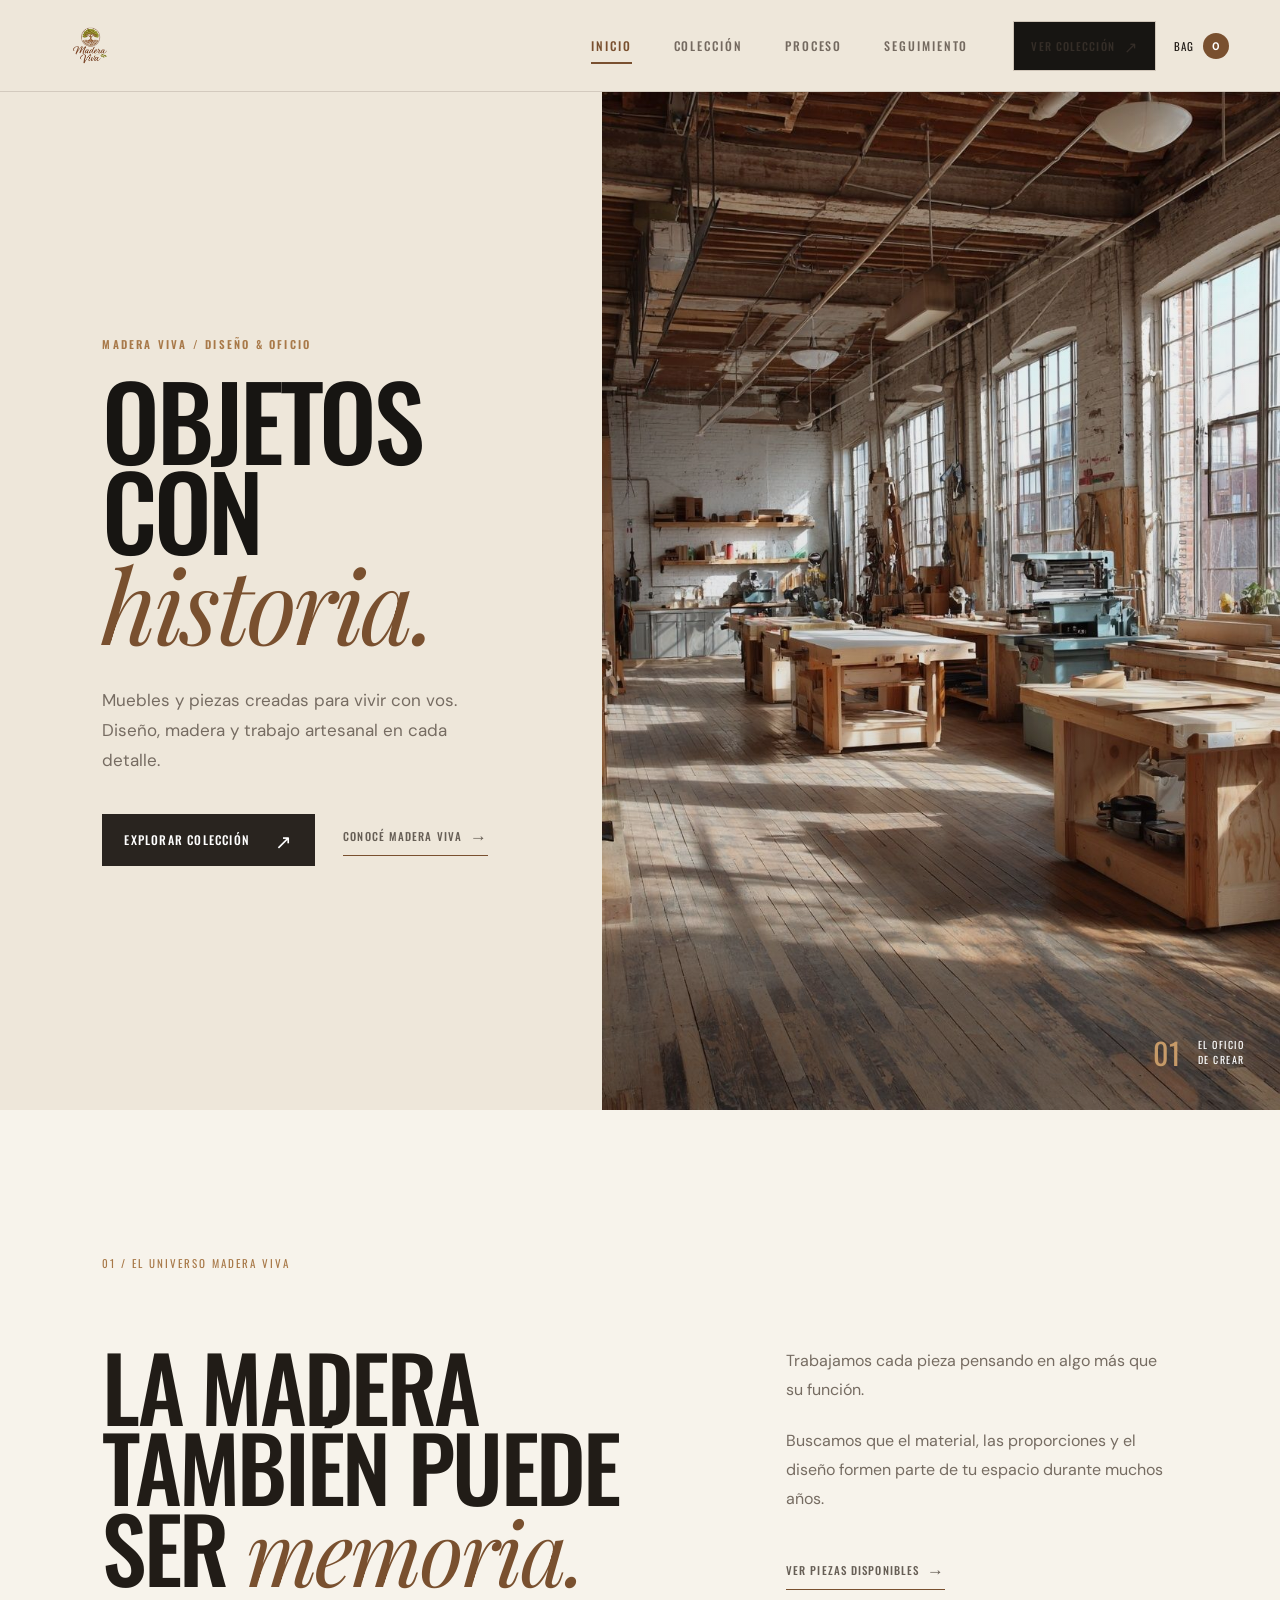
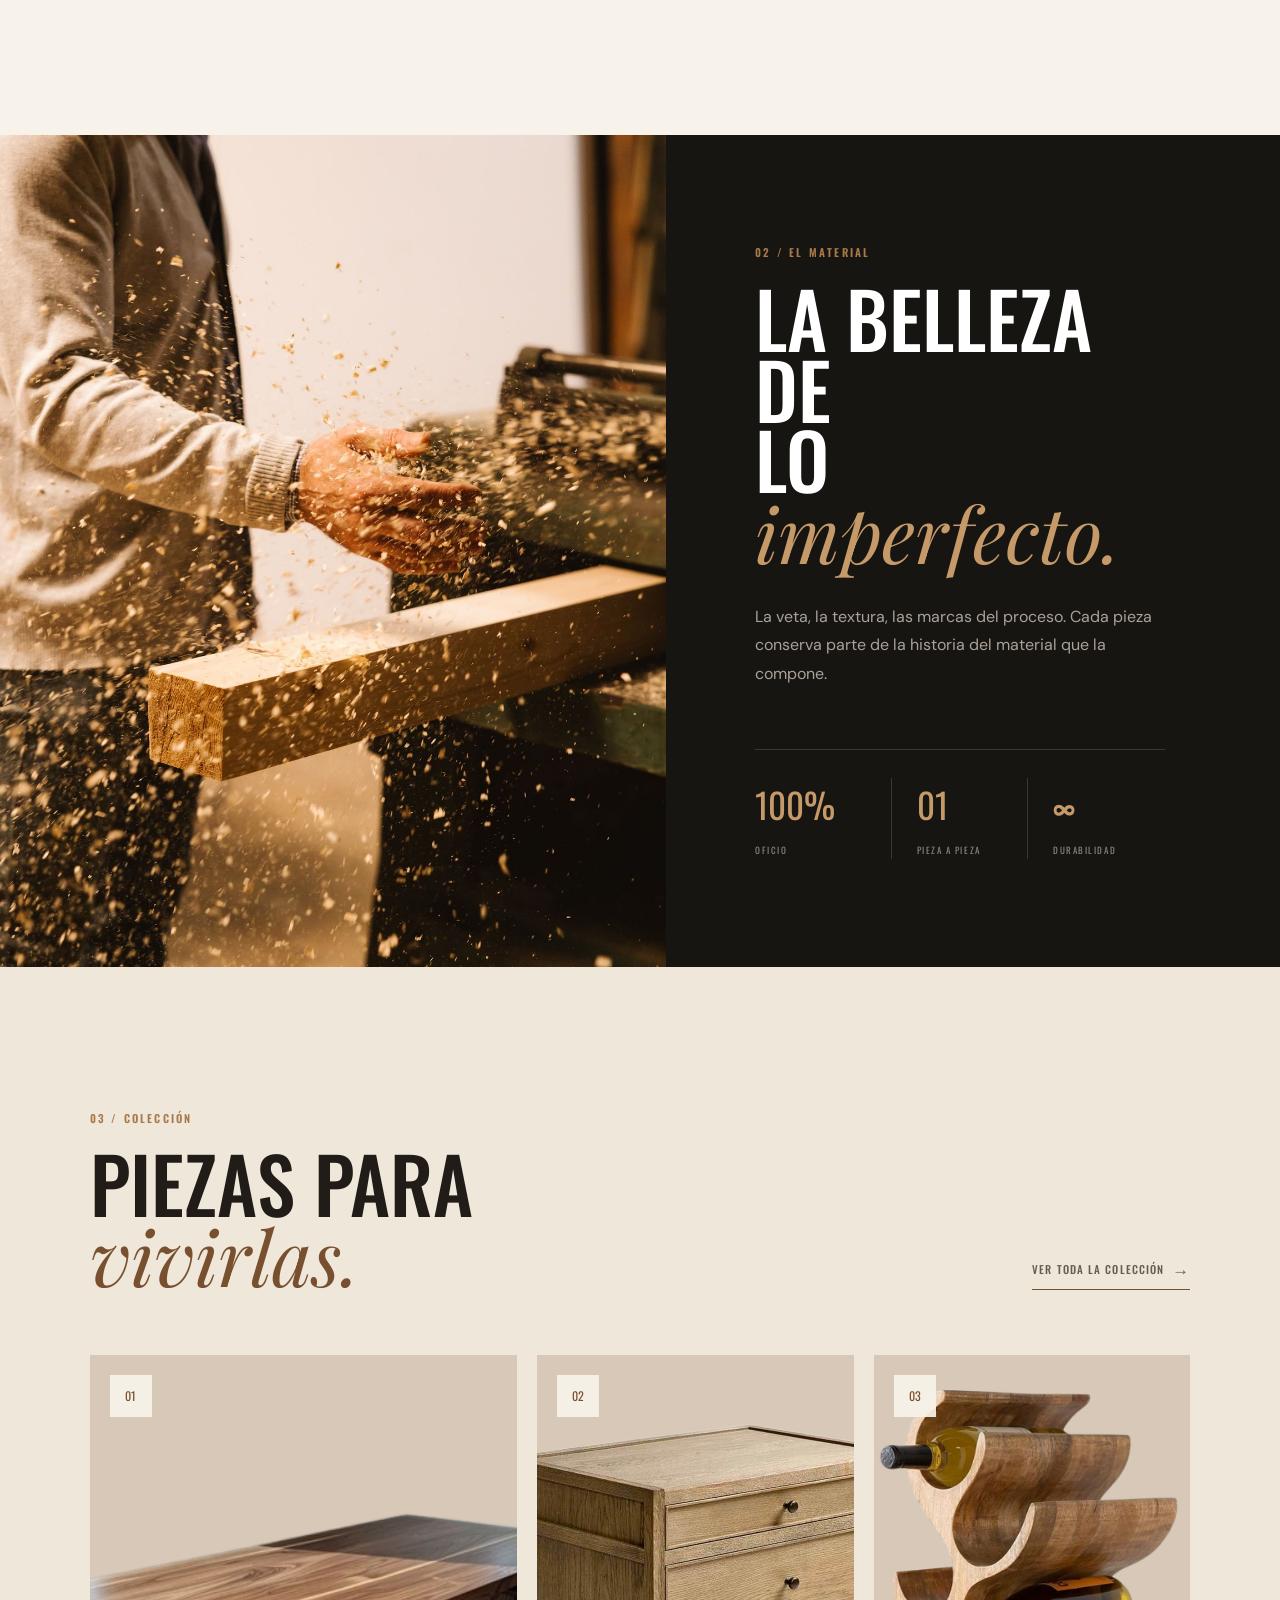
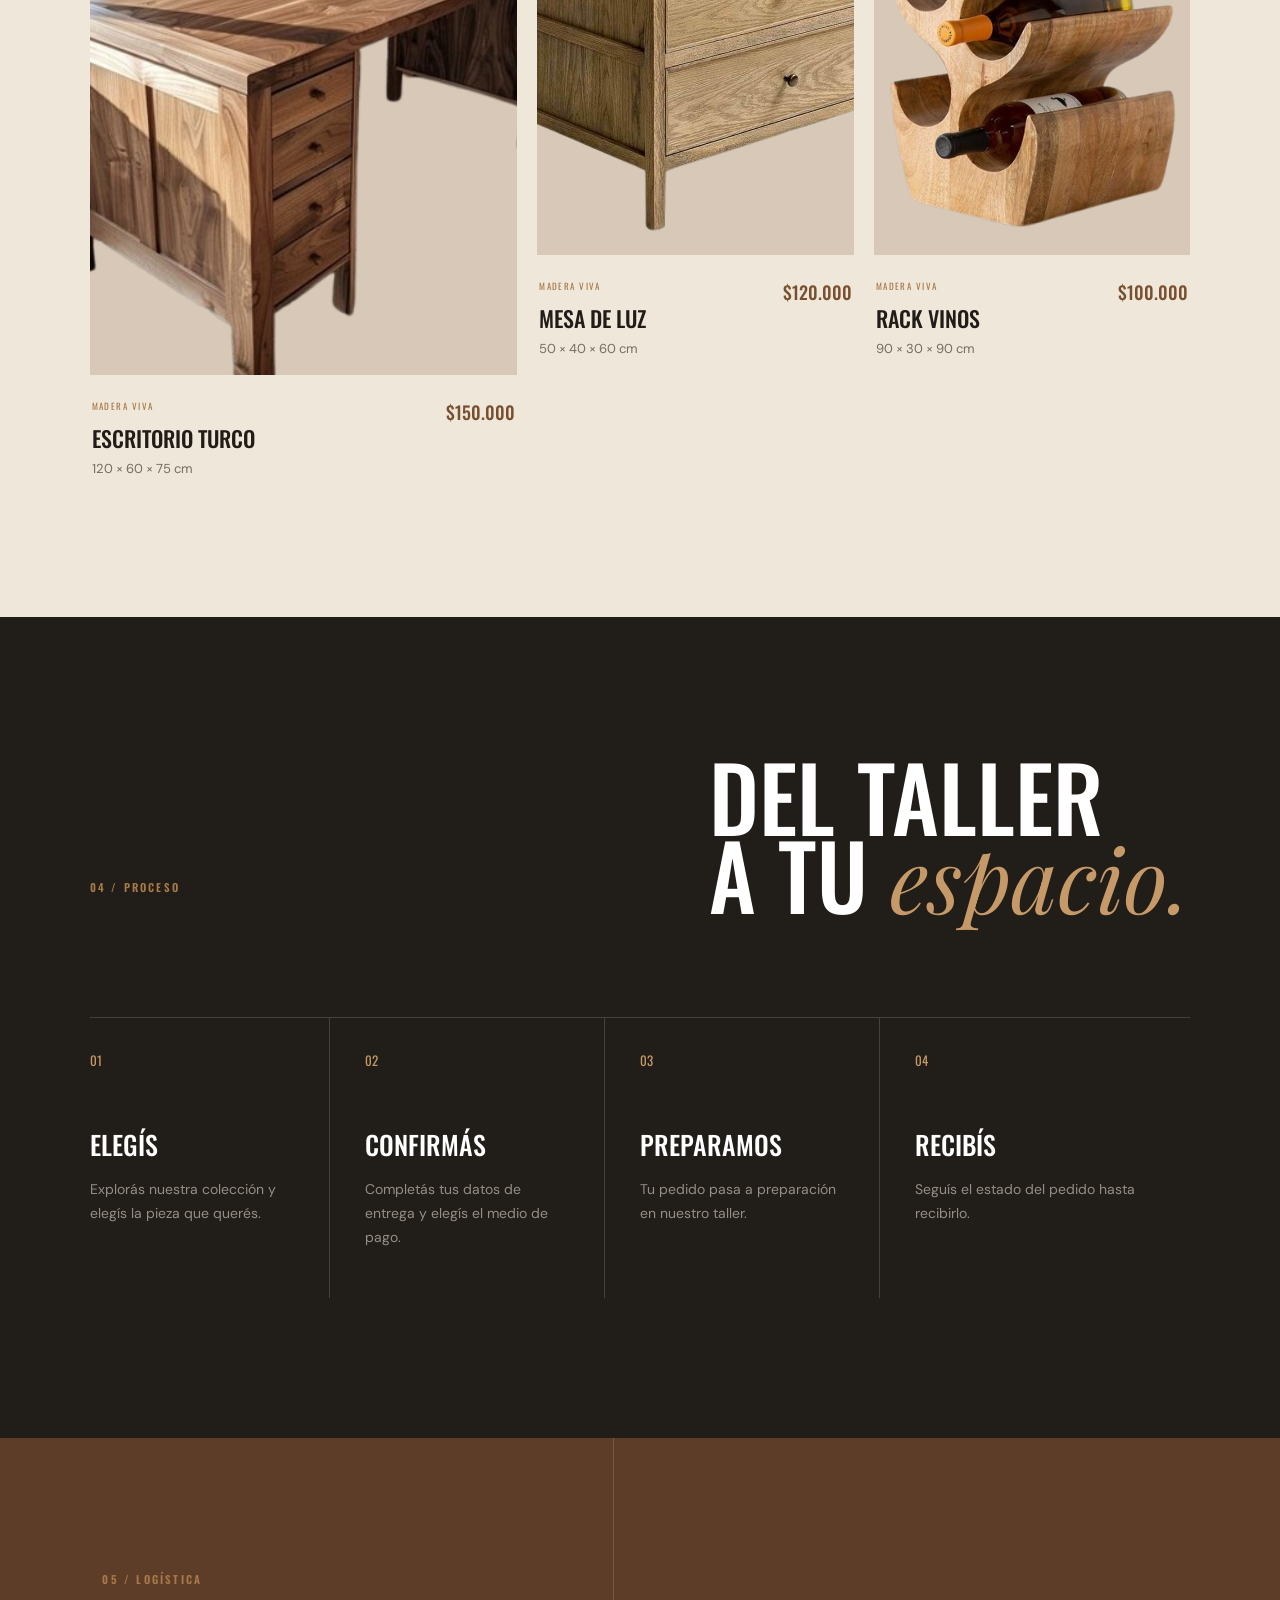
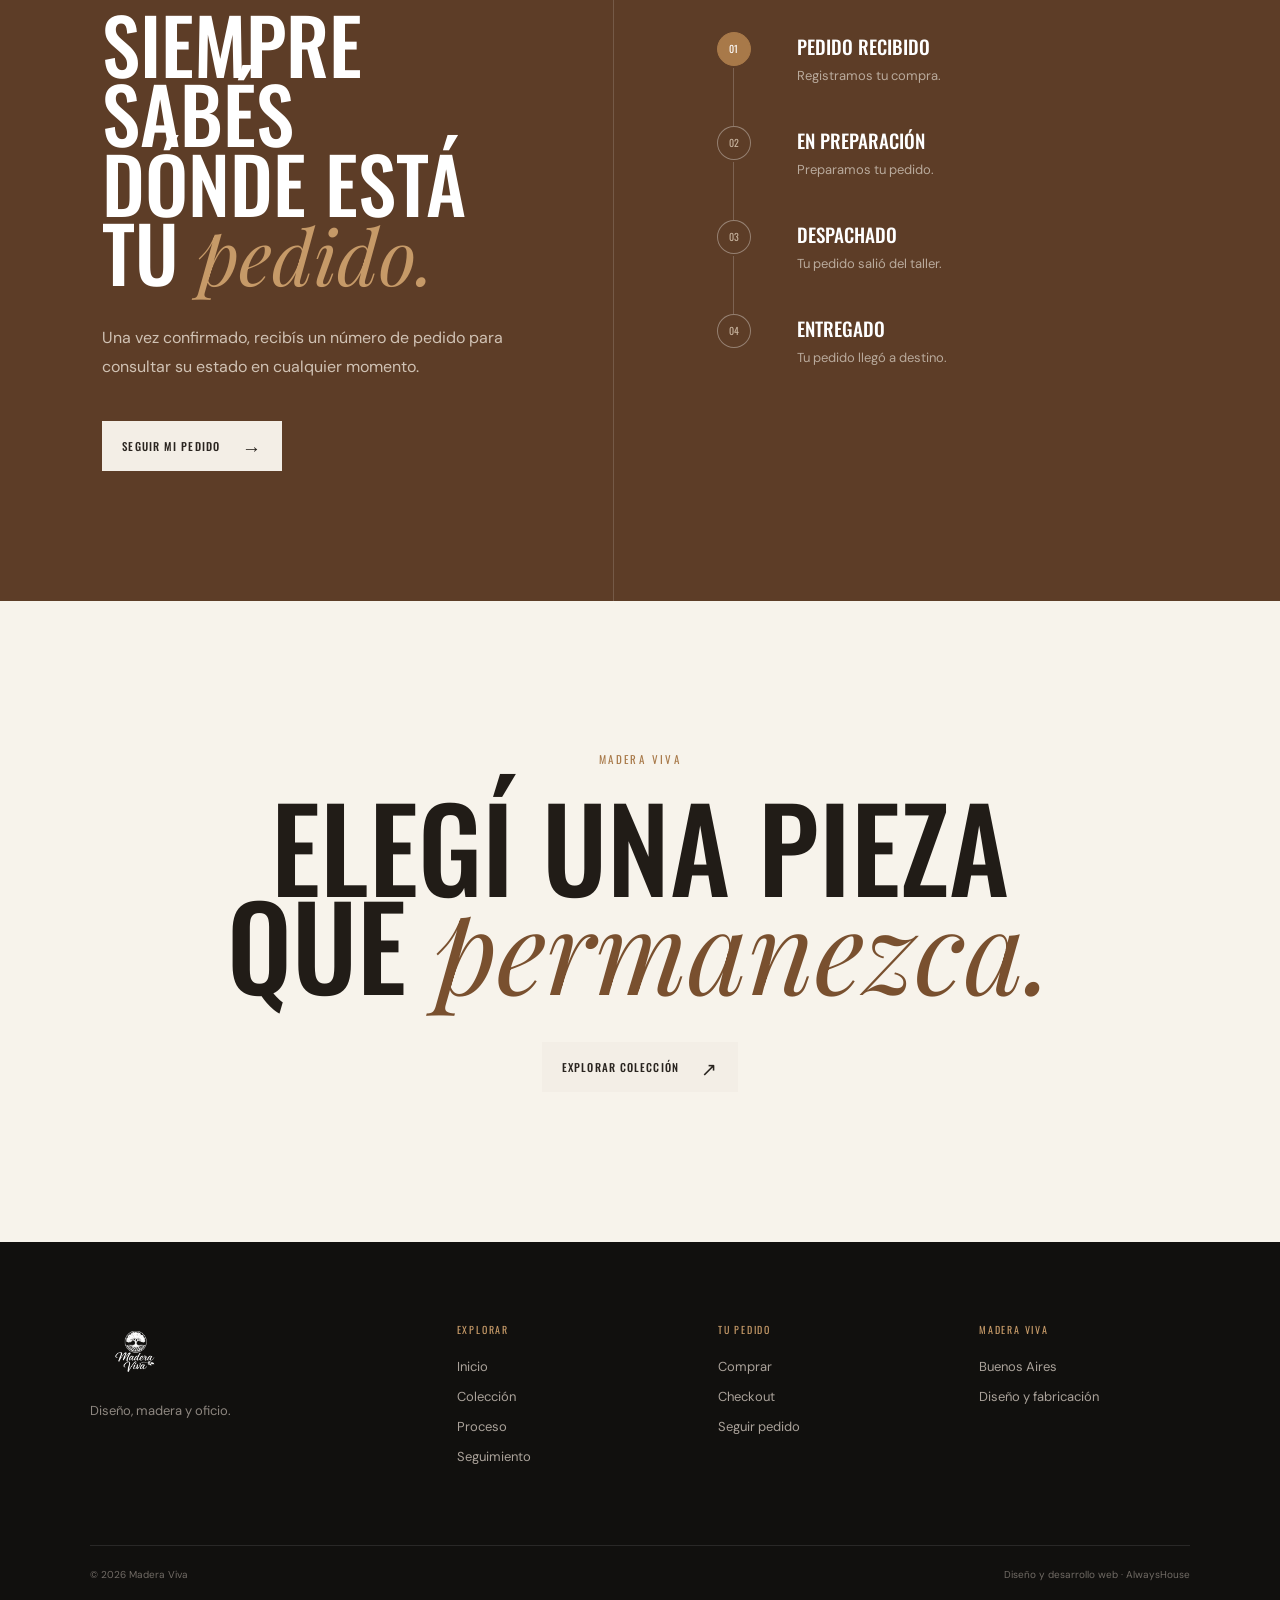
<file: index.html>
<!DOCTYPE html>
<html lang="es">

<head>

<meta charset="UTF-8">

<meta name="viewport" content="width=device-width, initial-scale=1.0">

<meta name="description"
content="Madera Viva — muebles y objetos de madera con diseño, oficio y carácter.">

<meta name="theme-color" content="#15130f">

<link rel="icon"
href="assets/logo oficial/logo.png"
type="image/png">

<link rel="preconnect" href="https://fonts.googleapis.com">
<link rel="preconnect" href="https://fonts.gstatic.com" crossorigin>

<link
href="https://fonts.googleapis.com/css2?family=DM+Sans:wght@400;500;600;700&family=Playfair+Display:ital,wght@0,400;0,500;0,600;1,400;1,500&display=swap"
rel="stylesheet">

<link
rel="stylesheet"
href="assets/style/paginaoficial.css">

<link
rel="stylesheet"
href="assets/style/carrito.css">

<title>Madera Viva | Diseño en madera</title>

</head>


<body>


<header class="site-header">

<div class="header-inner">

<a href="./index.html" class="brand">

<img
src="assets/logo oficial/logo.png"
alt="Madera Viva">

</a>


<nav class="desktop-nav">

<a href="./index.html" class="active">
Inicio
</a>

<a href="./assets/pages/tienda.html">
Colección
</a>

<a href="#proceso">
Proceso
</a>

<a href="./assets/pages/seguimiento.html">
Seguimiento
</a>

</nav>


<div class="header-actions">

<a
href="./assets/pages/tienda.html"
class="header-shop">

Ver colección
<span>↗</span>

</a>


<button
id="header-cart"
class="header-cart"
aria-label="Abrir carrito">

<span class="cart-symbol">Bag</span>

<span
id="carrito-numero"
class="cart-number">

0

</span>

</button>


<button
id="menu-button"
class="menu-button"
aria-label="Abrir menú">

<span></span>
<span></span>
<span></span>

</button>

</div>

</div>


<nav
id="mobile-nav"
class="mobile-nav">

<a href="./index.html">
Inicio
</a>

<a href="./assets/pages/tienda.html">
Colección
</a>

<a href="#proceso">
Proceso
</a>

<a href="./assets/pages/seguimiento.html">
Seguimiento
</a>

</nav>

</header>



<main>


<!-- HERO -->

<section class="mv-hero">

<div class="hero-content">

<span class="eyebrow">
MADERA VIVA / DISEÑO & OFICIO
</span>


<h1>
Objetos con
<br>
<em>historia.</em>
</h1>


<p>
Muebles y piezas creadas para vivir con vos.
Diseño, madera y trabajo artesanal en cada detalle.
</p>


<div class="hero-actions">

<a
href="./assets/pages/tienda.html"
class="button-dark">

Explorar colección

<span>↗</span>

</a>


<a
href="#universo"
class="text-link">

Conocé Madera Viva

<span>→</span>

</a>

</div>

</div>


<div class="hero-image">

<img
src="assets/imagenes/taller.jpg"
alt="Trabajo artesanal en Madera Viva">

<div class="hero-image-label">

<span>
01
</span>

<p>
EL OFICIO<br>
DE CREAR
</p>

</div>

</div>


<div class="hero-vertical">
MADERA · DISEÑO · OFICIO
</div>

</section>



<!-- INTRO -->

<section
id="universo"
class="intro-section">

<div class="section-number">
01 / EL UNIVERSO MADERA VIVA
</div>


<div class="intro-grid">

<h2>
La madera
<br>
también puede
<br>
ser <em>memoria.</em>
</h2>


<div class="intro-copy">

<p>
Trabajamos cada pieza pensando en algo más
que su función.
</p>

<p>
Buscamos que el material, las proporciones
y el diseño formen parte de tu espacio
durante muchos años.
</p>


<a
href="./assets/pages/tienda.html"
class="text-link">

Ver piezas disponibles

<span>→</span>

</a>

</div>

</div>

</section>



<!-- MATERIAL -->

<section class="material-section">

<div class="material-image">

<img
src="assets/imagenes/lijando.jpg"
alt="Madera Viva trabajando madera"
loading="lazy">

</div>


<div class="material-copy">

<span class="eyebrow">
02 / EL MATERIAL
</span>


<h2>
La belleza de
<br>
lo <em>imperfecto.</em>
</h2>


<p>
La veta, la textura, las marcas del proceso.
Cada pieza conserva parte de la historia
del material que la compone.
</p>


<div class="material-stats">

<div>
<strong>
100%
</strong>

<span>
OFICIO
</span>

</div>


<div>
<strong>
01
</strong>

<span>
PIEZA A PIEZA
</span>

</div>


<div>
<strong>
∞
</strong>

<span>
DURABILIDAD
</span>

</div>

</div>

</div>

</section>



<!-- COLECCIÓN DESTACADA -->

<section class="featured-section">

<div class="section-heading">

<div>

<span class="eyebrow">
03 / COLECCIÓN
</span>

<h2>
Piezas para
<br>
<em>vivirlas.</em>
</h2>

</div>


<a
href="./assets/pages/tienda.html"
class="text-link">

Ver toda la colección
<span>→</span>

</a>

</div>


<div class="featured-grid">


<a
href="./assets/pages/tienda.html"
class="featured-card featured-main">

<div class="featured-photo">

<img
src="assets/productos/escritorio_turco.png"
alt="Escritorio Turco"
loading="lazy">

<span>01</span>

</div>


<div class="featured-info">

<div>

<small>
MADERA VIVA
</small>

<h3>
Escritorio Turco
</h3>

<p>
120 × 60 × 75 cm
</p>

</div>

<strong>
$150.000
</strong>

</div>

</a>



<a
href="./assets/pages/tienda.html"
class="featured-card">

<div class="featured-photo">

<img
src="assets/productos/mesa_de_luz.png"
alt="Mesa de Luz"
loading="lazy">

<span>02</span>

</div>


<div class="featured-info">

<div>

<small>
MADERA VIVA
</small>

<h3>
Mesa de Luz
</h3>

<p>
50 × 40 × 60 cm
</p>

</div>

<strong>
$120.000
</strong>

</div>

</a>



<a
href="./assets/pages/tienda.html"
class="featured-card">

<div class="featured-photo">

<img
src="assets/productos/rack_vino.png"
alt="Rack Vinos"
loading="lazy">

<span>03</span>

</div>


<div class="featured-info">

<div>

<small>
MADERA VIVA
</small>

<h3>
Rack Vinos
</h3>

<p>
90 × 30 × 90 cm
</p>

</div>

<strong>
$100.000
</strong>

</div>

</a>

</div>

</section>



<!-- PROCESO -->

<section
id="proceso"
class="process-section">

<div class="process-header">

<span class="eyebrow">
04 / PROCESO
</span>

<h2>
Del taller
<br>
a tu <em>espacio.</em>
</h2>

</div>


<div class="process-steps">


<div class="process-step">

<span>
01
</span>

<h3>
Elegís
</h3>

<p>
Explorás nuestra colección
y elegís la pieza que querés.
</p>

</div>


<div class="process-step">

<span>
02
</span>

<h3>
Confirmás
</h3>

<p>
Completás tus datos de entrega
y elegís el medio de pago.
</p>

</div>


<div class="process-step">

<span>
03
</span>

<h3>
Preparamos
</h3>

<p>
Tu pedido pasa a preparación
en nuestro taller.
</p>

</div>


<div class="process-step">

<span>
04
</span>

<h3>
Recibís
</h3>

<p>
Seguís el estado del pedido
hasta recibirlo.
</p>

</div>

</div>

</section>



<!-- LOGÍSTICA -->

<section class="logistics-section">

<div class="logistics-copy">

<span class="eyebrow">
05 / LOGÍSTICA
</span>

<h2>
Siempre sabés
<br>
dónde está
<br>
tu <em>pedido.</em>
</h2>

<p>
Una vez confirmado, recibís un número
de pedido para consultar su estado
en cualquier momento.
</p>


<a
href="./assets/pages/seguimiento.html"
class="button-light">

Seguir mi pedido

<span>→</span>

</a>

</div>


<div class="logistics-timeline">

<div class="timeline-item active">

<span>
01
</span>

<div>

<strong>
Pedido recibido
</strong>

<p>
Registramos tu compra.
</p>

</div>

</div>


<div class="timeline-item">

<span>
02
</span>

<div>

<strong>
En preparación
</strong>

<p>
Preparamos tu pedido.
</p>

</div>

</div>


<div class="timeline-item">

<span>
03
</span>

<div>

<strong>
Despachado
</strong>

<p>
Tu pedido salió del taller.
</p>

</div>

</div>


<div class="timeline-item">

<span>
04
</span>

<div>

<strong>
Entregado
</strong>

<p>
Tu pedido llegó a destino.
</p>

</div>

</div>

</div>

</section>



<!-- CTA -->

<section class="final-cta">

<span>
MADERA VIVA
</span>

<h2>
Elegí una pieza
<br>
que <em>permanezca.</em>
</h2>

<a
href="./assets/pages/tienda.html"
class="button-light">

Explorar colección

<span>↗</span>

</a>

</section>


</main>



<!-- CARRITO -->

<aside
id="carrito-lista"
class="cart-drawer">

<div class="cart-overlay"
id="cart-overlay">
</div>


<div class="cart-panel">

<div class="cart-header">

<div>

<span>
MADERA VIVA
</span>

<h2>
Tu pedido
</h2>

</div>


<button
id="carrito-cerrar"
class="cart-close"
aria-label="Cerrar">

×

</button>

</div>


<div
id="carrito-items"
class="cart-items">

</div>


<div class="cart-empty"
id="cart-empty">

<p>
Todavía no agregaste ninguna pieza.
</p>

<a href="./assets/pages/tienda.html">
Explorar colección →
</a>

</div>


<div class="cart-summary">

<div>

<span>
Total
</span>

<strong id="carrito-total">
$0
</strong>

</div>


<button
id="carrito-checkout"
class="checkout-button">

Continuar con el pedido
<span>→</span>

</button>


<button
id="carrito-vaciar"
class="clear-cart">

Vaciar pedido

</button>

</div>

</div>

</aside>


<div
id="mensaje-carrito"
class="cart-message">
</div>



<footer>

<div class="footer-main">

<div class="footer-brand">

<img
src="assets/logo oficial/logo.png"
alt="Madera Viva">

<p>
Diseño, madera y oficio.
</p>

</div>


<div class="footer-column">

<span>
EXPLORAR
</span>

<a href="./index.html">
Inicio
</a>

<a href="./assets/pages/tienda.html">
Colección
</a>

<a href="#proceso">
Proceso
</a>

<a href="./assets/pages/seguimiento.html">
Seguimiento
</a>

</div>


<div class="footer-column">

<span>
TU PEDIDO
</span>

<a href="./assets/pages/tienda.html">
Comprar
</a>

<a href="./assets/pages/checkout.html">
Checkout
</a>

<a href="./assets/pages/seguimiento.html">
Seguir pedido
</a>

</div>


<div class="footer-column">

<span>
MADERA VIVA
</span>

<p>
Buenos Aires
</p>

<p>
Diseño y fabricación
</p>

</div>

</div>


<div class="footer-bottom">

<span>
© 2026 Madera Viva
</span>

<span>
Diseño y desarrollo web · AlwaysHouse
</span>

</div>

</footer>


<script src="assets/js/carrito.js"></script>

</body>

</html>
</file>
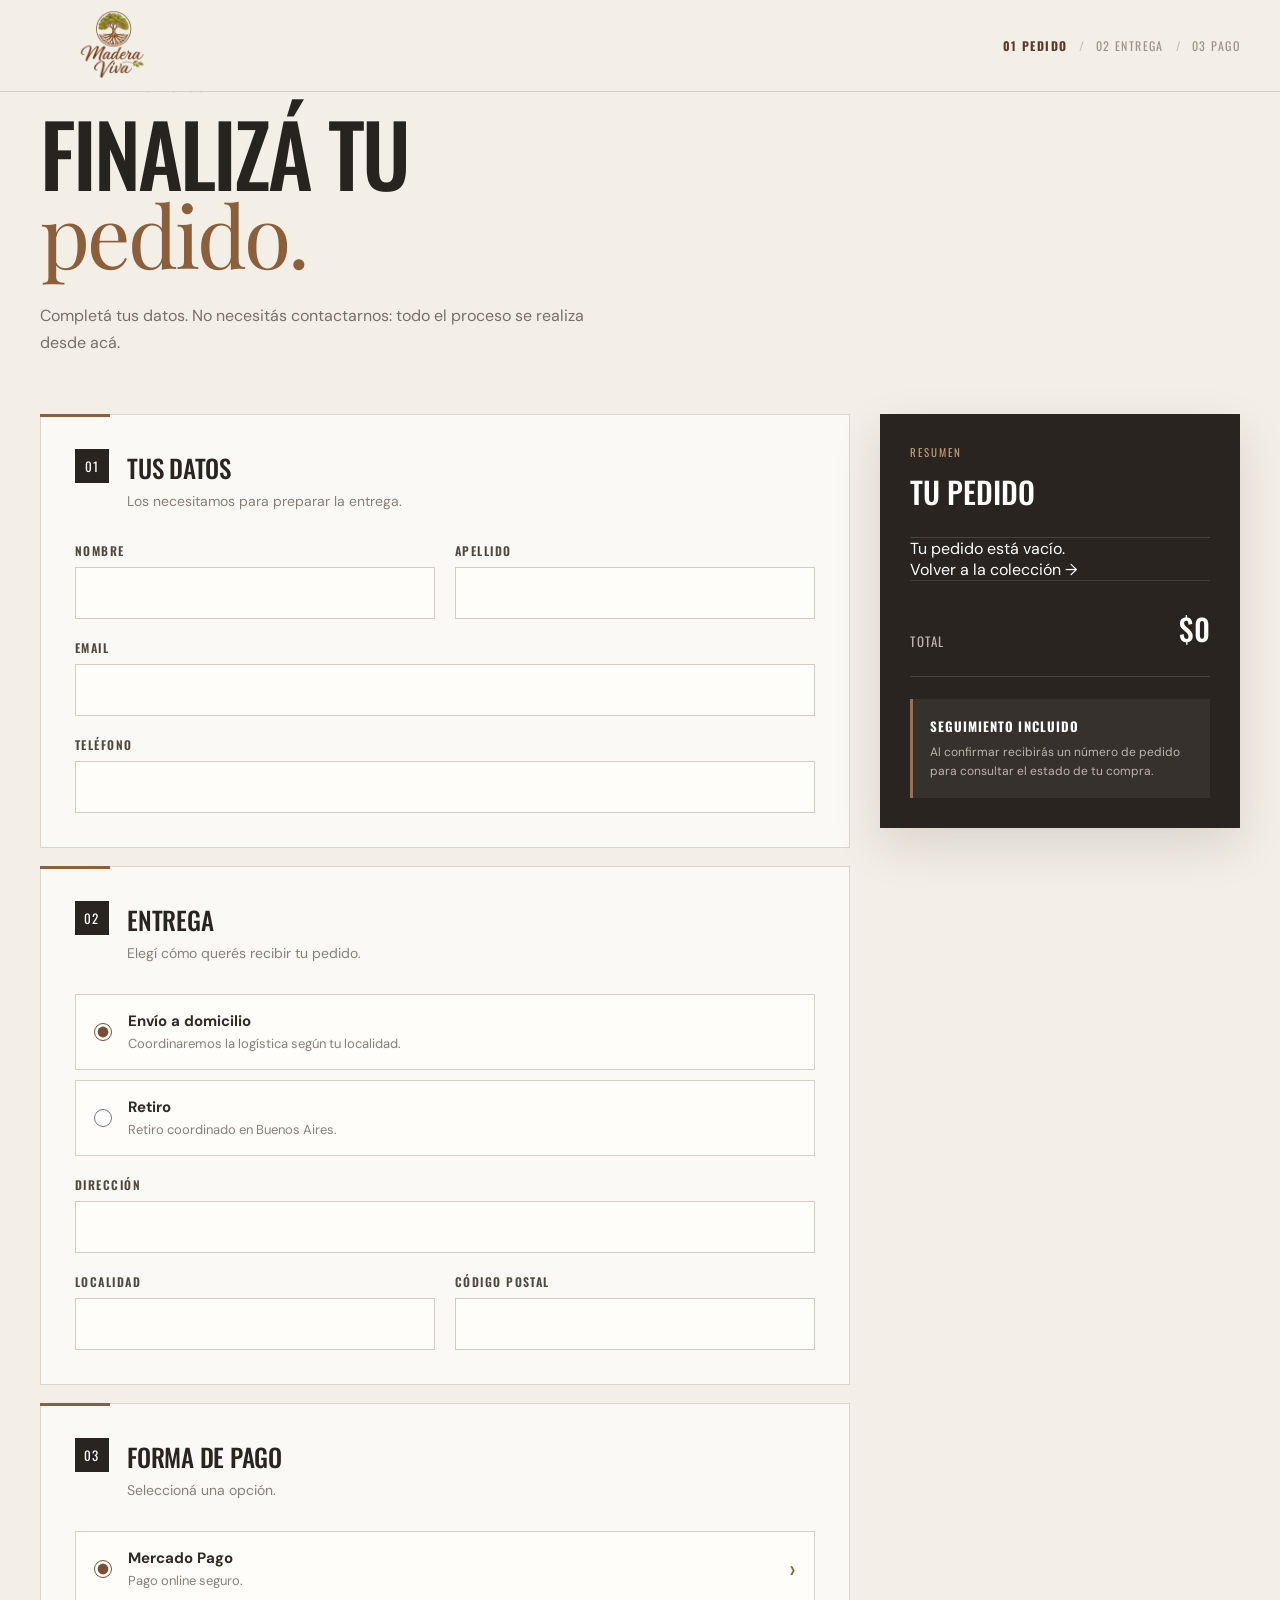
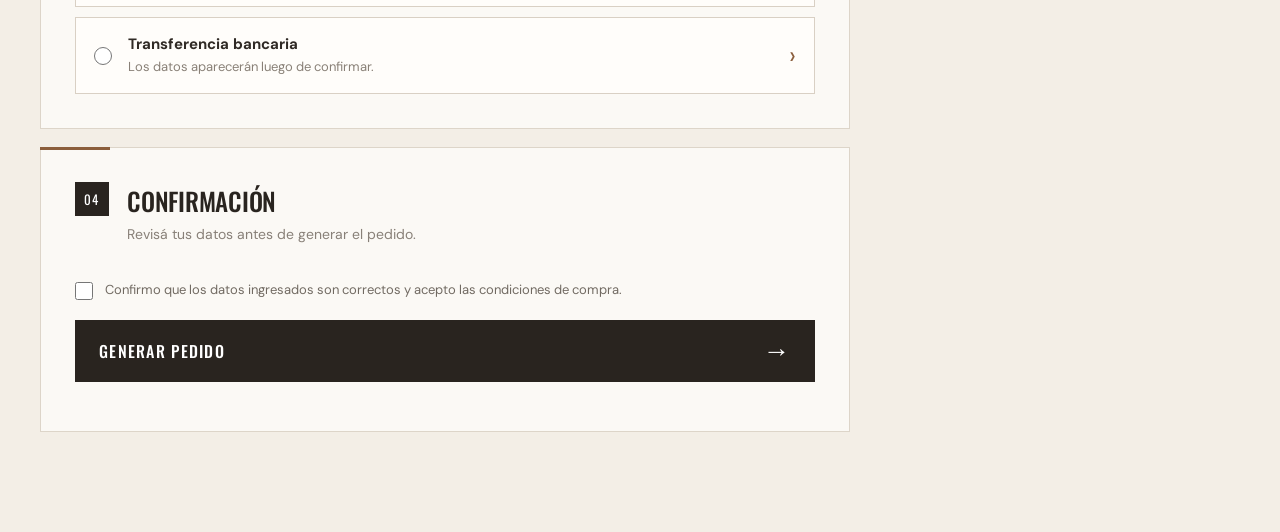
<file: assets/pages/checkout.html>
<!DOCTYPE html>
<html lang="es">

<head>

<meta charset="UTF-8">

<meta
name="viewport"
content="width=device-width, initial-scale=1.0">

<meta
name="description"
content="Finalizá tu pedido en Madera Viva."
>

<link
rel="icon"
href="../logo oficial/logo.png">

<link
rel="stylesheet"
href="../style/paginaoficial.css">

<title>Madera Viva | Finalizar pedido</title>

</head>


<body class="checkout-page">


<header class="site-header">

<div class="header-inner">

<a
href="../../index.html"
class="brand">

<img
src="../logo oficial/logo.png"
alt="Madera Viva">

</a>


<div class="checkout-progress">

<span class="active">
01 Pedido
</span>

<span>
02 Entrega
</span>

<span>
03 Pago
</span>

</div>

</div>

</header>



<main class="checkout-main">


<section class="checkout-heading">

<span class="eyebrow">
MADERA VIVA / CHECKOUT
</span>

<h1>
Finalizá tu
<br>
<em>pedido.</em>
</h1>

<p>
Completá tus datos. No necesitás contactarnos:
todo el proceso se realiza desde acá.
</p>

</section>



<section class="checkout-layout">


<div class="checkout-form">


<div class="checkout-block">

<div class="checkout-block-title">

<span>
01
</span>

<div>

<h2>
Tus datos
</h2>

<p>
Los necesitamos para preparar la entrega.
</p>

</div>

</div>


<div class="form-grid">

<div class="field">

<label for="nombre">
Nombre
</label>

<input
id="nombre"
type="text"
autocomplete="given-name"
required>

</div>


<div class="field">

<label for="apellido">
Apellido
</label>

<input
id="apellido"
type="text"
autocomplete="family-name"
required>

</div>


<div class="field full">

<label for="email">
Email
</label>

<input
id="email"
type="email"
autocomplete="email"
required>

</div>


<div class="field full">

<label for="telefono">
Teléfono
</label>

<input
id="telefono"
type="tel"
autocomplete="tel"
required>

</div>

</div>

</div>



<div class="checkout-block">

<div class="checkout-block-title">

<span>
02
</span>

<div>

<h2>
Entrega
</h2>

<p>
Elegí cómo querés recibir tu pedido.
</p>

</div>

</div>


<div class="delivery-options">


<label class="delivery-option">

<input
type="radio"
name="entrega"
value="envio"
checked>

<div>

<strong>
Envío a domicilio
</strong>

<span>
Coordinaremos la logística según tu localidad.
</span>

</div>

</label>


<label class="delivery-option">

<input
type="radio"
name="entrega"
value="retiro">

<div>

<strong>
Retiro
</strong>

<span>
Retiro coordinado en Buenos Aires.
</span>

</div>

</label>

</div>


<div
id="direccion-container"
class="address-fields">


<div class="field full">

<label for="direccion">
Dirección
</label>

<input
id="direccion"
type="text"
autocomplete="street-address"
required>

</div>


<div class="field">

<label for="localidad">
Localidad
</label>

<input
id="localidad"
type="text"
required>

</div>


<div class="field">

<label for="codigo">
Código postal
</label>

<input
id="codigo"
type="text"
autocomplete="postal-code"
required>

</div>

</div>

</div>



<div class="checkout-block">

<div class="checkout-block-title">

<span>
03
</span>

<div>

<h2>
Forma de pago
</h2>

<p>
Seleccioná una opción.
</p>

</div>

</div>


<div class="payment-options">


<label class="payment-option">

<input
type="radio"
name="pago"
value="mercadopago"
checked>

<div>

<strong>
Mercado Pago
</strong>

<span>
Pago online seguro.
</span>

</div>

<b>
›
</b>

</label>


<label class="payment-option">

<input
type="radio"
name="pago"
value="transferencia">

<div>

<strong>
Transferencia bancaria
</strong>

<span>
Los datos aparecerán luego de confirmar.
</span>

</div>

<b>
›
</b>

</label>

</div>

</div>



<div class="checkout-block">

<div class="checkout-block-title">

<span>
04
</span>

<div>

<h2>
Confirmación
</h2>

<p>
Revisá tus datos antes de generar el pedido.
</p>

</div>

</div>


<label class="checkbox-field">

<input
id="terminos"
type="checkbox"
required>

<span>
Confirmo que los datos ingresados son correctos
y acepto las condiciones de compra.
</span>

</label>


<button
id="confirmar-pedido"
class="checkout-confirm">

Generar pedido

<span>
→
</span>

</button>


<p
id="checkout-error"
class="checkout-error">
</p>

</div>

</div>



<aside class="order-summary">

<div class="summary-head">

<span>
RESUMEN
</span>

<h2>
Tu pedido
</h2>

</div>


<div
id="checkout-items"
class="summary-items">
</div>


<div class="summary-total">

<span>
Total
</span>

<strong id="checkout-total">
$0
</strong>

</div>


<div class="summary-note">

<strong>
Seguimiento incluido
</strong>

<p>
Al confirmar recibirás un número
de pedido para consultar el estado
de tu compra.
</p>

</div>

</aside>


</section>

</main>



<script src="../js/checkout.js"></script>

</body>

</html>
</file>
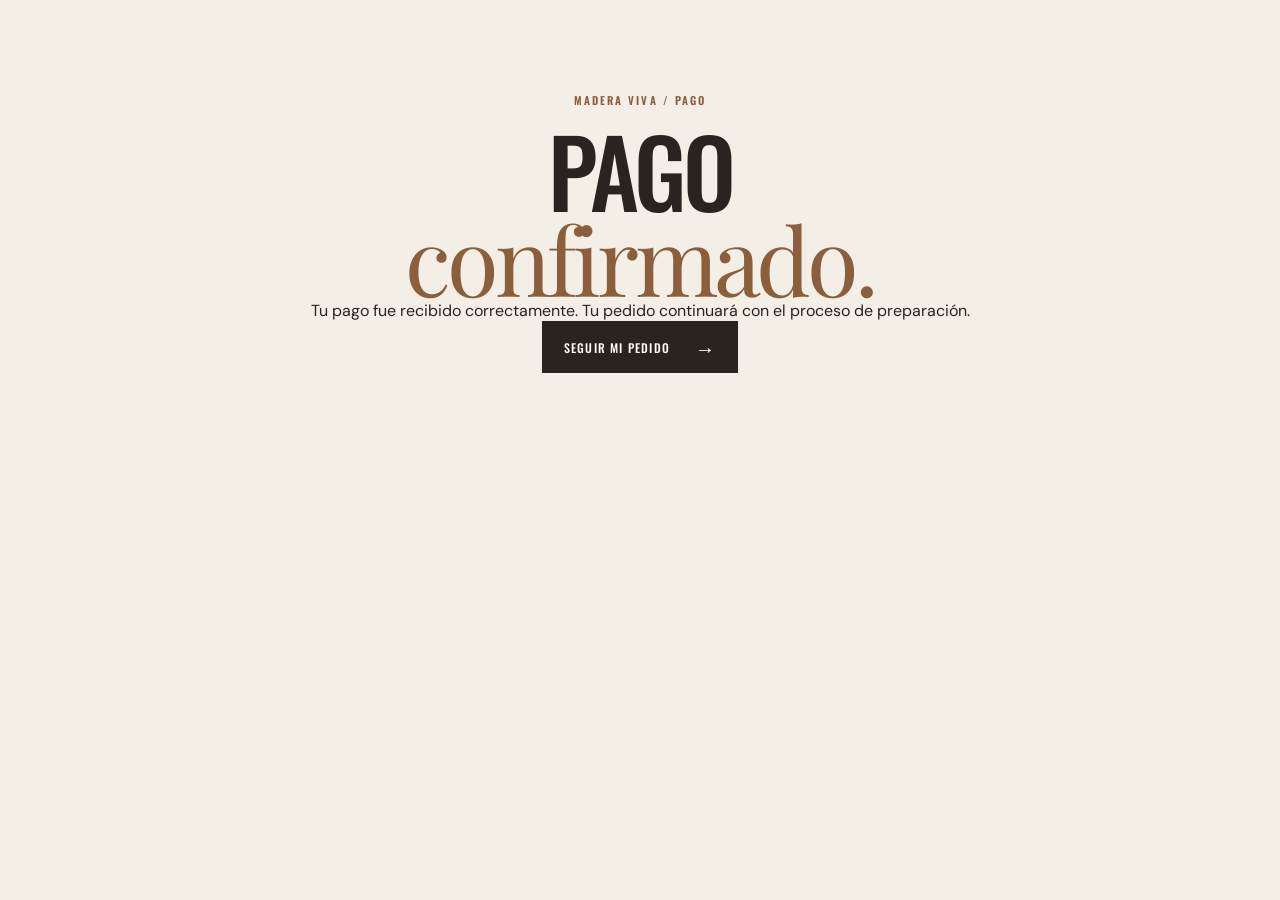
<file: assets/pages/pago-aprobado.html>
<!DOCTYPE html>
<html lang="es">

<head>

<meta charset="UTF-8">

<meta name="viewport"
content="width=device-width, initial-scale=1.0">

<link
rel="stylesheet"
href="../style/paginaoficial.css">

<title>Madera Viva | Pago aprobado</title>

</head>

<body class="order-page">

<main class="order-confirmation">

<span class="eyebrow">
MADERA VIVA / PAGO
</span>

<h1>
Pago
<br>
<em>confirmado.</em>
</h1>

<p>
Tu pago fue recibido correctamente.
Tu pedido continuará con el proceso de preparación.
</p>

<a
href="./seguimiento.html"
class="button-dark">

Seguir mi pedido
<span>→</span>

</a>

</main>

</body>

</html>
</file>
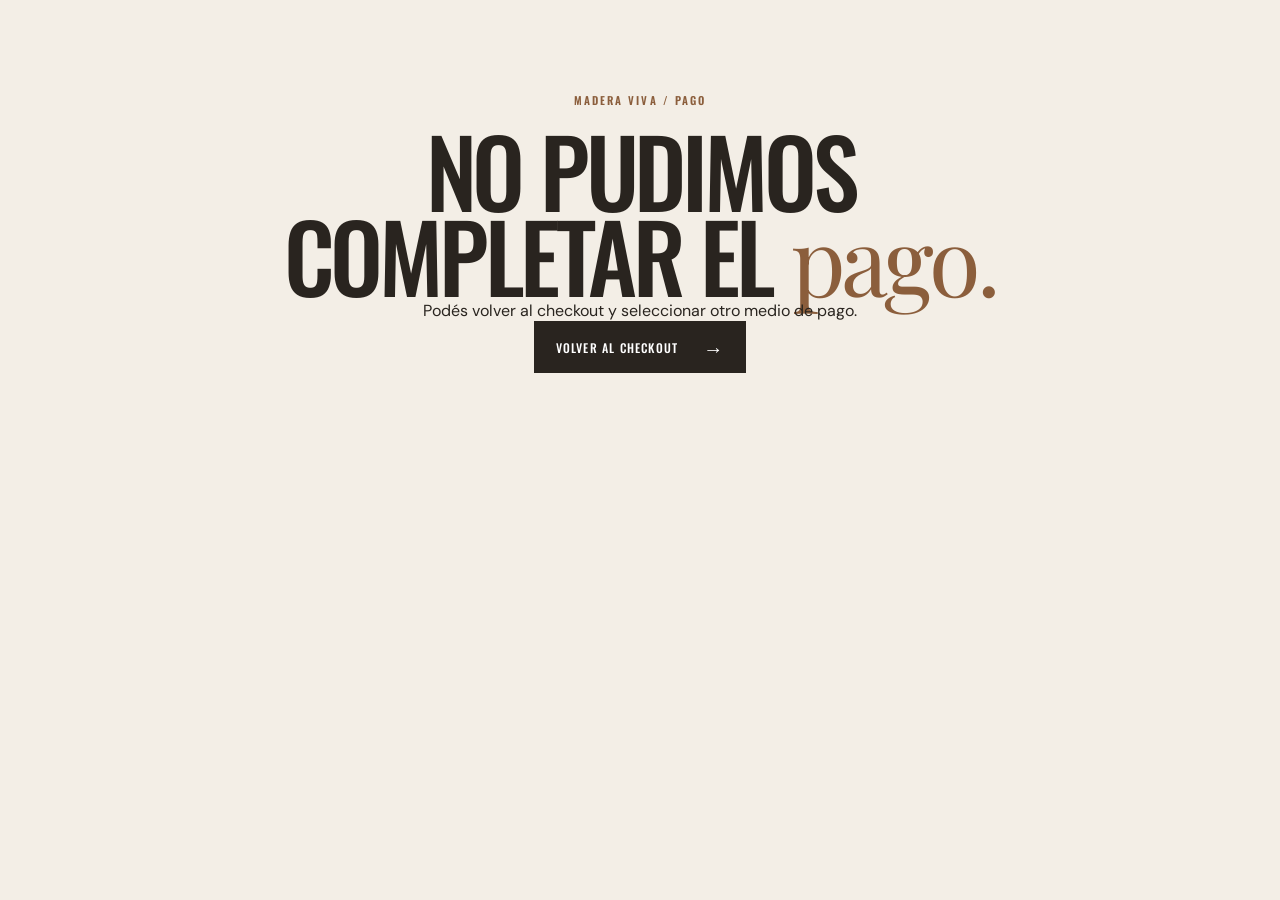
<file: assets/pages/pago-error.html>
<!DOCTYPE html>
<html lang="es">

<head>

<meta charset="UTF-8">

<meta name="viewport"
content="width=device-width, initial-scale=1.0">

<link
rel="stylesheet"
href="../style/paginaoficial.css">

<title>Madera Viva | Pago</title>

</head>

<body class="order-page">

<main class="order-confirmation">

<span class="eyebrow">
MADERA VIVA / PAGO
</span>

<h1>
No pudimos
<br>
completar el <em>pago.</em>
</h1>

<p>
Podés volver al checkout y seleccionar
otro medio de pago.
</p>

<a
href="./checkout.html"
class="button-dark">

Volver al checkout
<span>→</span>

</a>

</main>

</body>

</html>
</file>
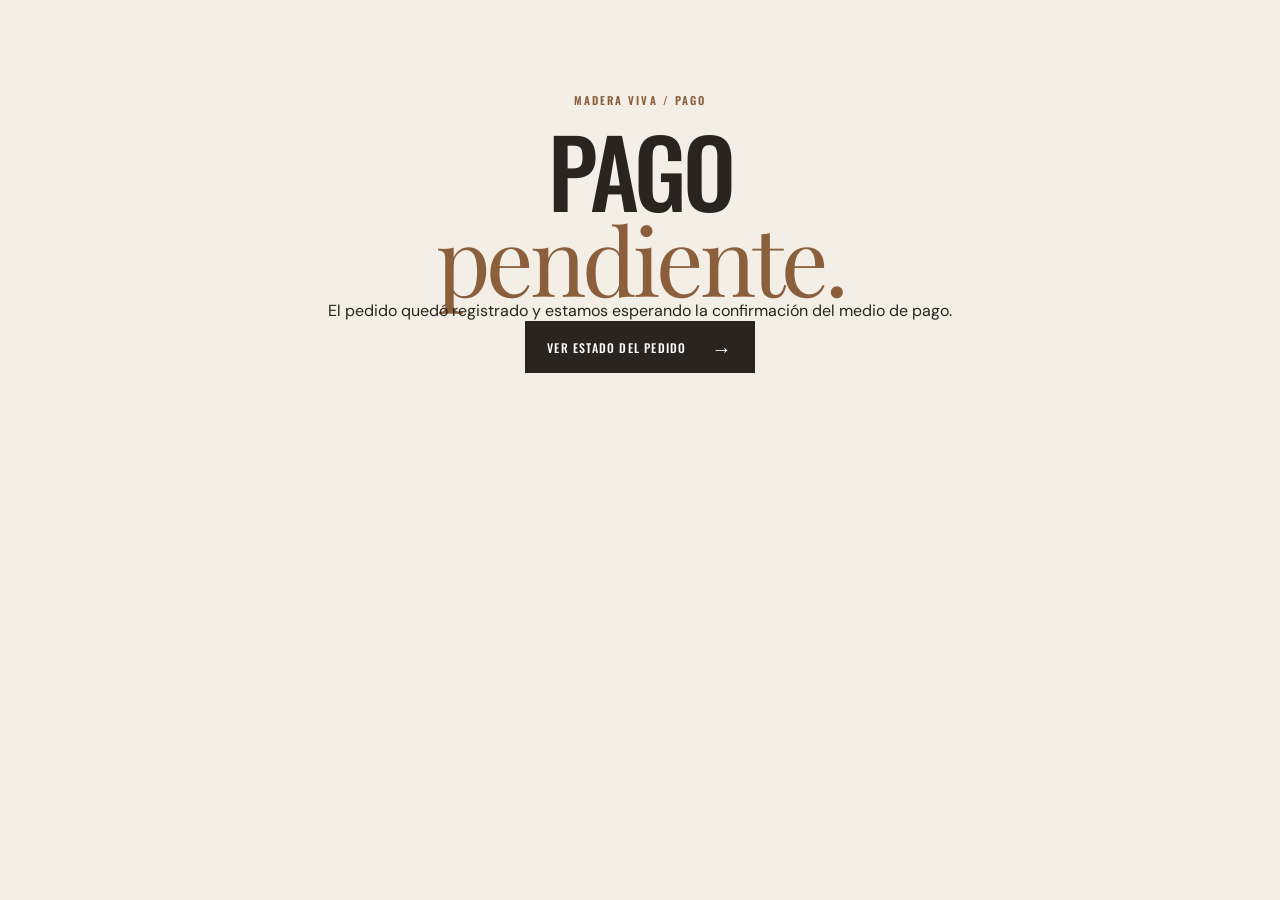
<file: assets/pages/pago-pendiente.html>
<!DOCTYPE html>
<html lang="es">

<head>

<meta charset="UTF-8">

<meta name="viewport"
content="width=device-width, initial-scale=1.0">

<link
rel="stylesheet"
href="../style/paginaoficial.css">

<title>Madera Viva | Pago pendiente</title>

</head>

<body class="order-page">

<main class="order-confirmation">

<span class="eyebrow">
MADERA VIVA / PAGO
</span>

<h1>
Pago
<br>
<em>pendiente.</em>
</h1>

<p>
El pedido quedó registrado y estamos esperando
la confirmación del medio de pago.
</p>

<a
href="./seguimiento.html"
class="button-dark">

Ver estado del pedido
<span>→</span>

</a>

</main>

</body>

</html>
</file>
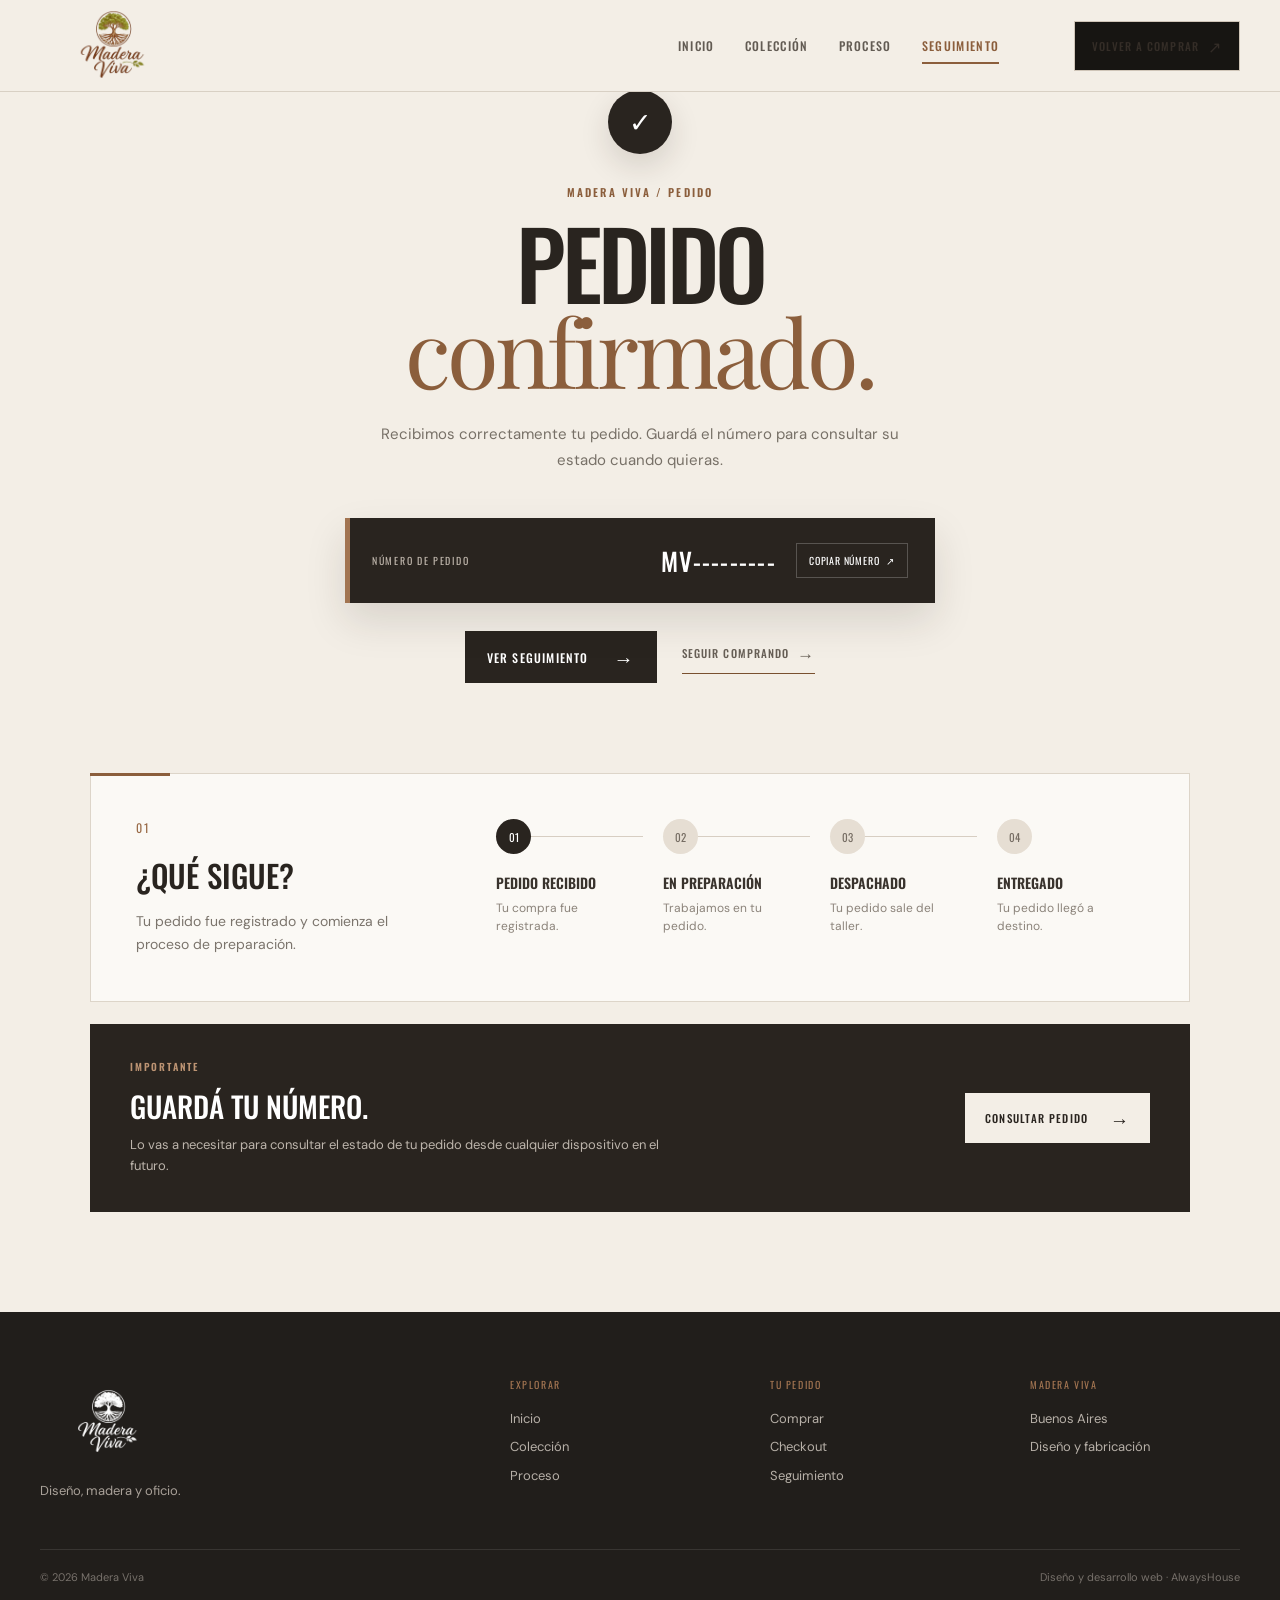
<file: assets/pages/pedido.html>
<!DOCTYPE html>
<html lang="es">

<head>

<meta charset="UTF-8">

<meta name="viewport" content="width=device-width, initial-scale=1.0">

<meta
name="description"
content="Confirmación de pedido de Madera Viva."
>

<link
rel="icon"
href="../logo oficial/logo.png"
type="image/png"
>

<link
rel="stylesheet"
href="../style/paginaoficial.css"
>

<title>Madera Viva | Pedido confirmado</title>

</head>


<body class="order-page">


<header class="site-header">

<div class="header-inner">

<a
href="../../index.html"
class="brand"
>

<img
src="../logo oficial/logo.png"
alt="Madera Viva"
>

</a>


<nav class="desktop-nav">

<a href="../../index.html">
Inicio
</a>

<a href="./tienda.html">
Colección
</a>

<a href="../../index.html#proceso">
Proceso
</a>

<a
href="./seguimiento.html"
class="active"
>
Seguimiento
</a>

</nav>


<div class="header-actions">

<a
href="./tienda.html"
class="header-shop"
>

Volver a comprar

<span>↗</span>

</a>

</div>

</div>

</header>



<main class="order-main">


<section class="order-confirmation">

<div class="order-mark">

✓

</div>


<span class="eyebrow">

MADERA VIVA / PEDIDO

</span>


<h1>

Pedido

<br>

<em>confirmado.</em>

</h1>


<p class="order-intro">

Recibimos correctamente tu pedido.
Guardá el número para consultar su estado
cuando quieras.

</p>


<div class="order-number-card">

<span>
NÚMERO DE PEDIDO
</span>

<strong id="numero-pedido">
MV---------
</strong>

<button
id="copiar-pedido"
type="button"
>

Copiar número

<span>↗</span>

</button>

</div>


<div class="order-actions">

<a
href="./seguimiento.html"
class="button-dark"
>

Ver seguimiento

<span>→</span>

</a>


<a
href="./tienda.html"
class="text-link"
>

Seguir comprando

<span>→</span>

</a>

</div>

</section>



<section class="order-info">

<div>

<span class="order-info-number">
01
</span>

<h2>
¿Qué sigue?
</h2>

<p>
Tu pedido fue registrado y comienza
el proceso de preparación.
</p>

</div>


<div class="order-steps">


<div class="order-step active">

<span>
01
</span>

<div>

<strong>
Pedido recibido
</strong>

<p>
Tu compra fue registrada.
</p>

</div>

</div>


<div class="order-step">

<span>
02
</span>

<div>

<strong>
En preparación
</strong>

<p>
Trabajamos en tu pedido.
</p>

</div>

</div>


<div class="order-step">

<span>
03
</span>

<div>

<strong>
Despachado
</strong>

<p>
Tu pedido sale del taller.
</p>

</div>

</div>


<div class="order-step">

<span>
04
</span>

<div>

<strong>
Entregado
</strong>

<p>
Tu pedido llegó a destino.
</p>

</div>

</div>

</div>

</section>



<section class="order-note">

<div>

<span class="eyebrow">
IMPORTANTE
</span>

<h2>
Guardá tu número.
</h2>

<p>
Lo vas a necesitar para consultar
el estado de tu pedido desde cualquier
dispositivo en el futuro.
</p>

</div>


<a
href="./seguimiento.html"
class="button-light"
>

Consultar pedido

<span>→</span>

</a>

</section>


</main>



<footer>

<div class="footer-main">

<div class="footer-brand">

<img
src="../logo oficial/logo.png"
alt="Madera Viva"
>

<p>
Diseño, madera y oficio.
</p>

</div>


<div class="footer-column">

<span>
EXPLORAR
</span>

<a href="../../index.html">
Inicio
</a>

<a href="./tienda.html">
Colección
</a>

<a href="../../index.html#proceso">
Proceso
</a>

</div>


<div class="footer-column">

<span>
TU PEDIDO
</span>

<a href="./tienda.html">
Comprar
</a>

<a href="./checkout.html">
Checkout
</a>

<a href="./seguimiento.html">
Seguimiento
</a>

</div>


<div class="footer-column">

<span>
MADERA VIVA
</span>

<p>
Buenos Aires
</p>

<p>
Diseño y fabricación
</p>

</div>

</div>


<div class="footer-bottom">

<span>
© 2026 Madera Viva
</span>

<span>
Diseño y desarrollo web · AlwaysHouse
</span>

</div>

</footer>



<script>

const params = new URLSearchParams(
window.location.search
);

const numero =
params.get("numero") ||
localStorage.getItem(
"maderaVivaUltimoPedido"
);

const numeroElemento =
document.getElementById(
"numero-pedido"
);

if(numero){

numeroElemento.textContent =
numero;

}


document
.getElementById("copiar-pedido")
?.addEventListener(
"click",
async () => {

if(!numero) return;

try{

await navigator.clipboard.writeText(
numero
);

document.getElementById(
"copiar-pedido"
).innerHTML =
"Copiado ✓";

}catch{

document.getElementById(
"copiar-pedido"
).textContent =
numero;

}

}
);

</script>


</body>

</html>
</file>
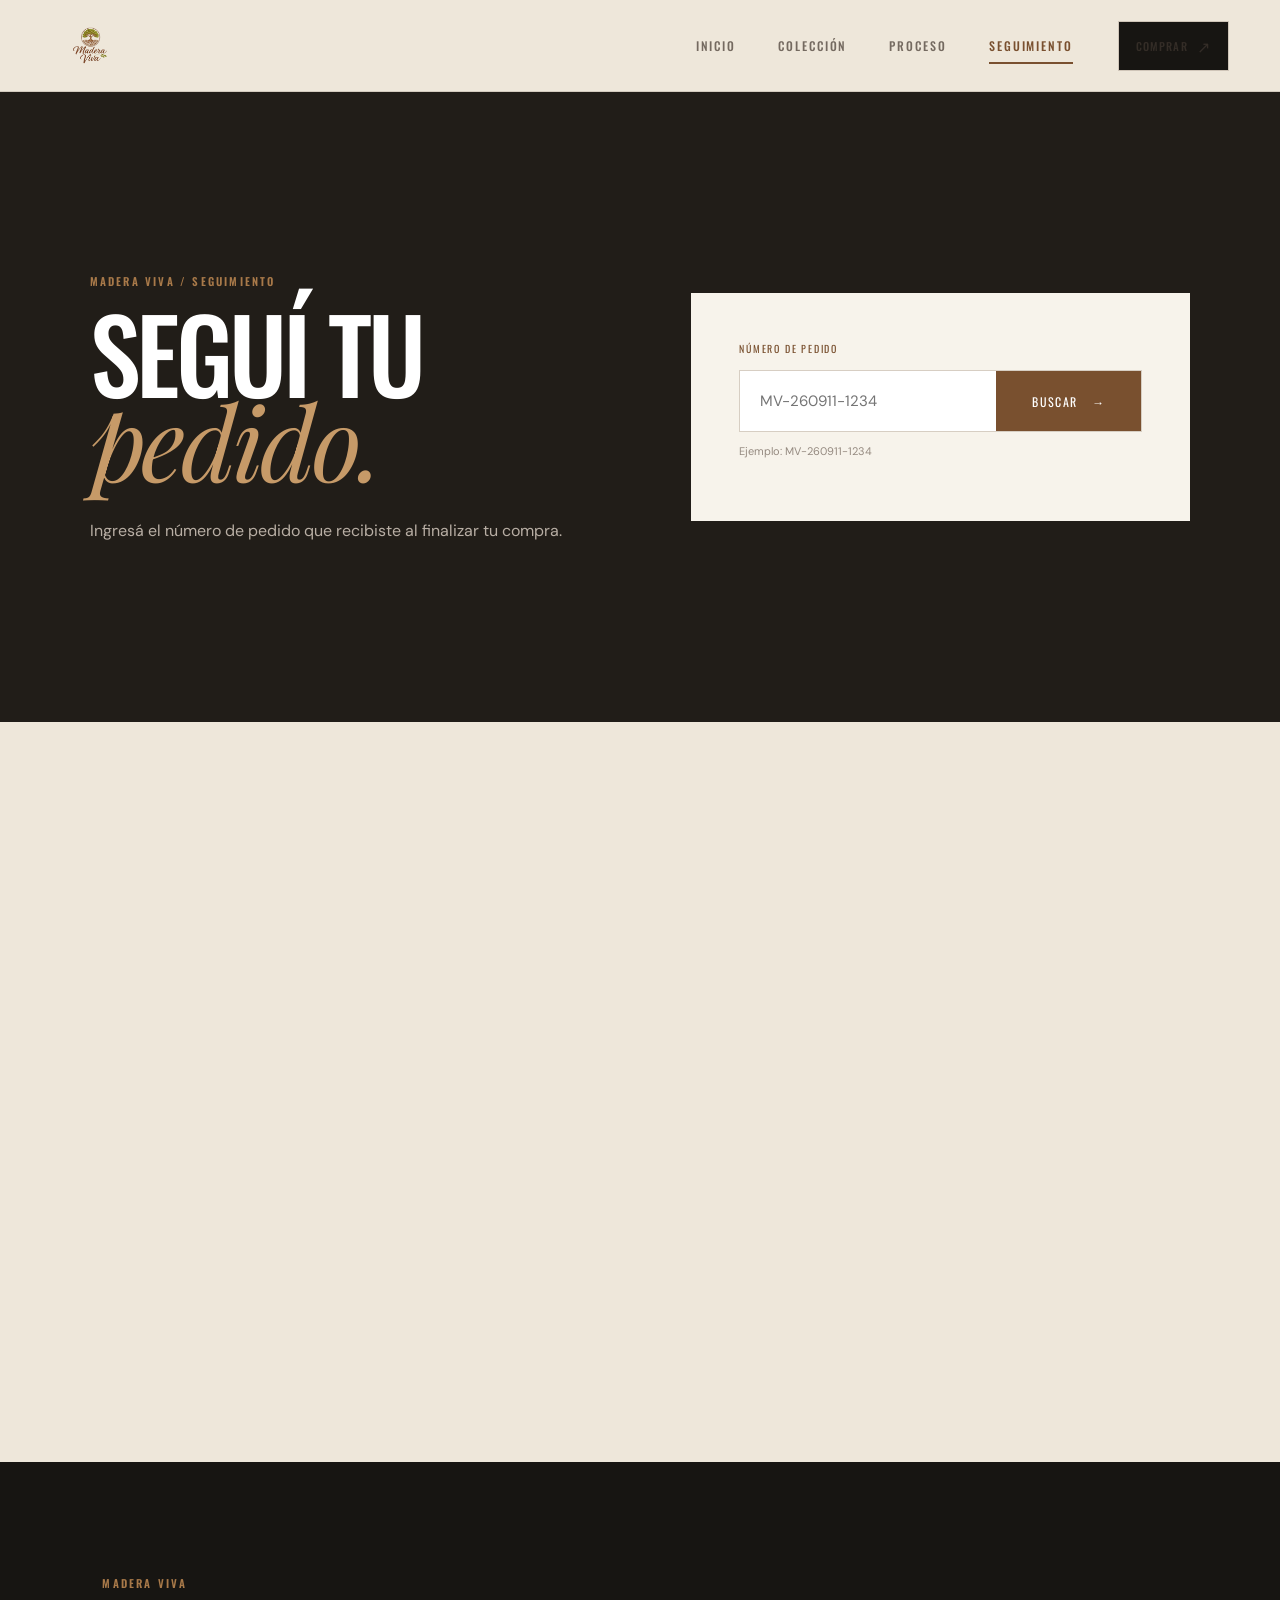
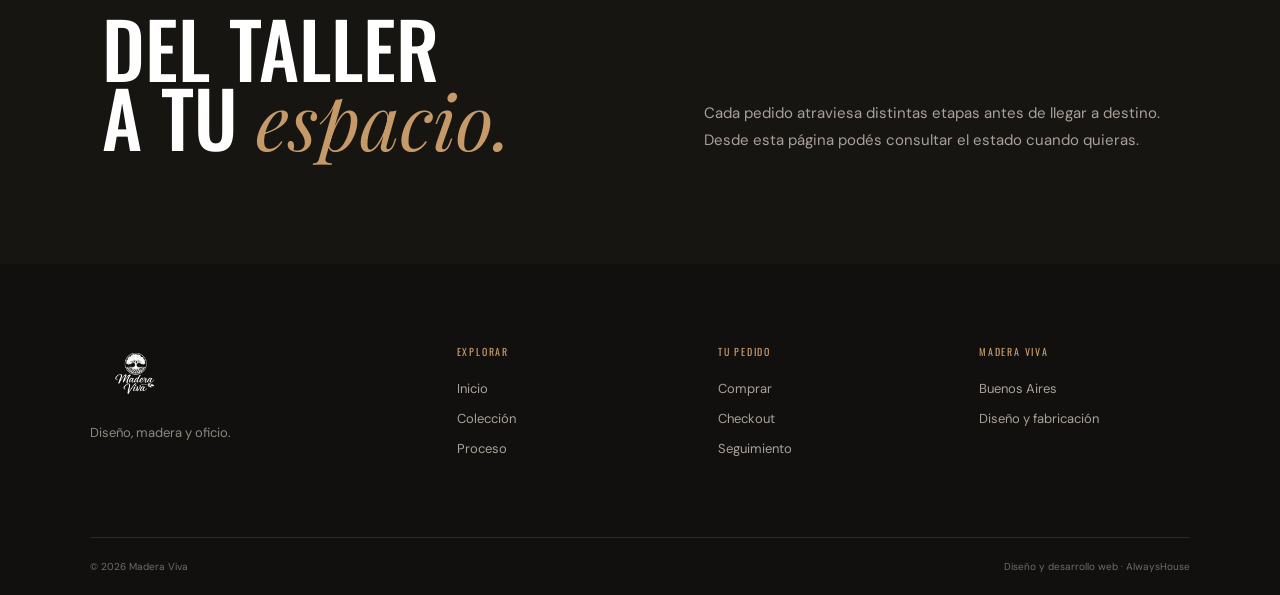
<file: assets/pages/seguimiento.html>
<!DOCTYPE html>
<html lang="es">

<head>

<meta charset="UTF-8">

<meta
    name="viewport"
    content="width=device-width, initial-scale=1.0"
>

<meta
    name="description"
    content="Seguimiento de pedidos de Madera Viva."
>

<link
    rel="icon"
    href="../logo oficial/logo.png"
    type="image/png"
>

<link
    rel="stylesheet"
    href="../style/paginaoficial.css"
>

<title>Madera Viva | Seguimiento</title>

</head>


<body class="tracking-page">


<header class="site-header">

<div class="header-inner">

<a
    href="../../index.html"
    class="brand"
>

<img
    src="../logo oficial/logo.png"
    alt="Madera Viva"
>

</a>


<nav class="desktop-nav">

<a href="../../index.html">
Inicio
</a>

<a href="./tienda.html">
Colección
</a>

<a href="../../index.html#proceso">
Proceso
</a>

<a
    href="./seguimiento.html"
    class="active"
>
Seguimiento
</a>

</nav>


<div class="header-actions">

<a
    href="./tienda.html"
    class="header-shop"
>
Comprar <span>↗</span>
</a>

</div>

</div>

</header>



<main class="tracking-main">


<section class="tracking-hero">


<div>

<span class="eyebrow">
MADERA VIVA / SEGUIMIENTO
</span>


<h1>

Seguí tu

<br>

<em>pedido.</em>

</h1>


<p>

Ingresá el número de pedido que recibiste
al finalizar tu compra.

</p>

</div>



<div class="tracking-search">

<label for="numero-pedido">
NÚMERO DE PEDIDO
</label>


<div class="tracking-input">

<input
    id="numero-pedido"
    type="text"
    placeholder="MV-260911-1234"
    autocomplete="off"
>


<button
    id="buscar-pedido"
    type="button"
>

Buscar

<span>→</span>

</button>

</div>


<p class="tracking-example">
Ejemplo: MV-260911-1234
</p>


<p
    id="tracking-error"
    class="tracking-error"
></p>

</div>

</section>




<section
    id="resultado-pedido"
    class="tracking-result"
>


<div class="tracking-empty">

<span>
MV
</span>

<h2>
Consultá tu pedido
</h2>

<p>
Ingresá tu número para conocer
en qué etapa se encuentra.
</p>

</div>



<div class="tracking-order-card">


<div class="tracking-order-top">


<div>

<span>
NÚMERO DE PEDIDO
</span>

<strong id="resultado-numero">
—
</strong>

</div>



<div>

<span>
ESTADO ACTUAL
</span>

<strong id="resultado-estado">
—
</strong>

</div>

</div>



<div class="tracking-order-info">


<div>

<span>
CLIENTE
</span>

<strong id="cliente-pedido">
—
</strong>

</div>



<div>

<span>
TOTAL
</span>

<strong id="total-pedido">
—
</strong>

</div>



<div>

<span>
ENTREGA
</span>

<strong id="entrega-pedido">
—
</strong>

</div>

</div>



<div class="tracking-timeline">


<div class="tracking-step">

<span>
01
</span>

<strong>
Pedido recibido
</strong>

</div>


<div class="tracking-step">

<span>
02
</span>

<strong>
En preparación
</strong>

</div>


<div class="tracking-step">

<span>
03
</span>

<strong>
Despachado
</strong>

</div>


<div class="tracking-step">

<span>
04
</span>

<strong>
Entregado
</strong>

</div>


</div>

</div>

</section>




<section class="tracking-help">


<div>

<span class="eyebrow">
MADERA VIVA
</span>


<h2>

Del taller

<br>

a tu <em>espacio.</em>

</h2>

</div>



<p>

Cada pedido atraviesa distintas etapas
antes de llegar a destino. Desde esta
página podés consultar el estado cuando
quieras.

</p>

</section>


</main>




<footer>


<div class="footer-main">


<div class="footer-brand">

<img
    src="../logo oficial/logo.png"
    alt="Madera Viva"
>

<p>
Diseño, madera y oficio.
</p>

</div>



<div class="footer-column">

<span>
EXPLORAR
</span>

<a href="../../index.html">
Inicio
</a>

<a href="./tienda.html">
Colección
</a>

<a href="../../index.html#proceso">
Proceso
</a>

</div>



<div class="footer-column">

<span>
TU PEDIDO
</span>

<a href="./tienda.html">
Comprar
</a>

<a href="./checkout.html">
Checkout
</a>

<a href="./seguimiento.html">
Seguimiento
</a>

</div>



<div class="footer-column">

<span>
MADERA VIVA
</span>

<p>
Buenos Aires
</p>

<p>
Diseño y fabricación
</p>

</div>

</div>



<div class="footer-bottom">

<span>
© 2026 Madera Viva
</span>

<span>
Diseño y desarrollo web · AlwaysHouse
</span>

</div>

</footer>



<script src="../js/seguimiento.js"></script>

</body>

</html>
</file>
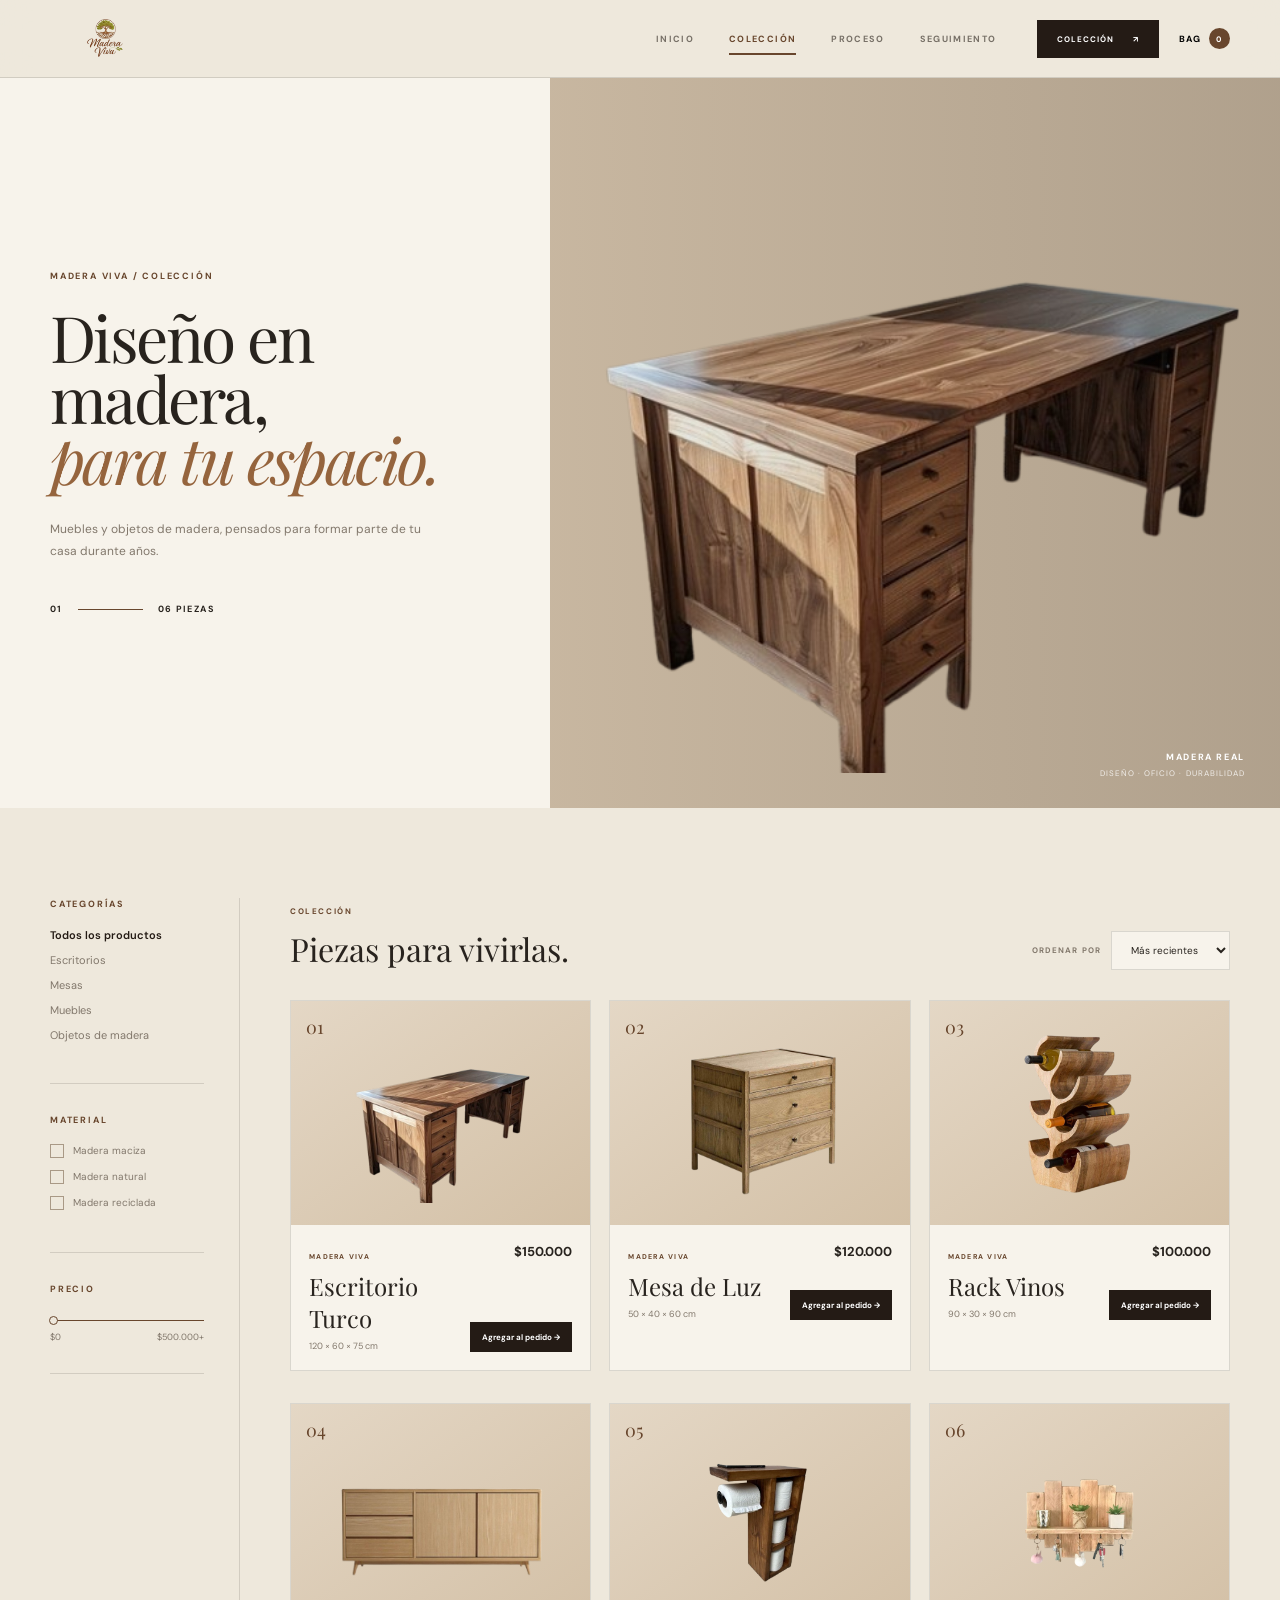
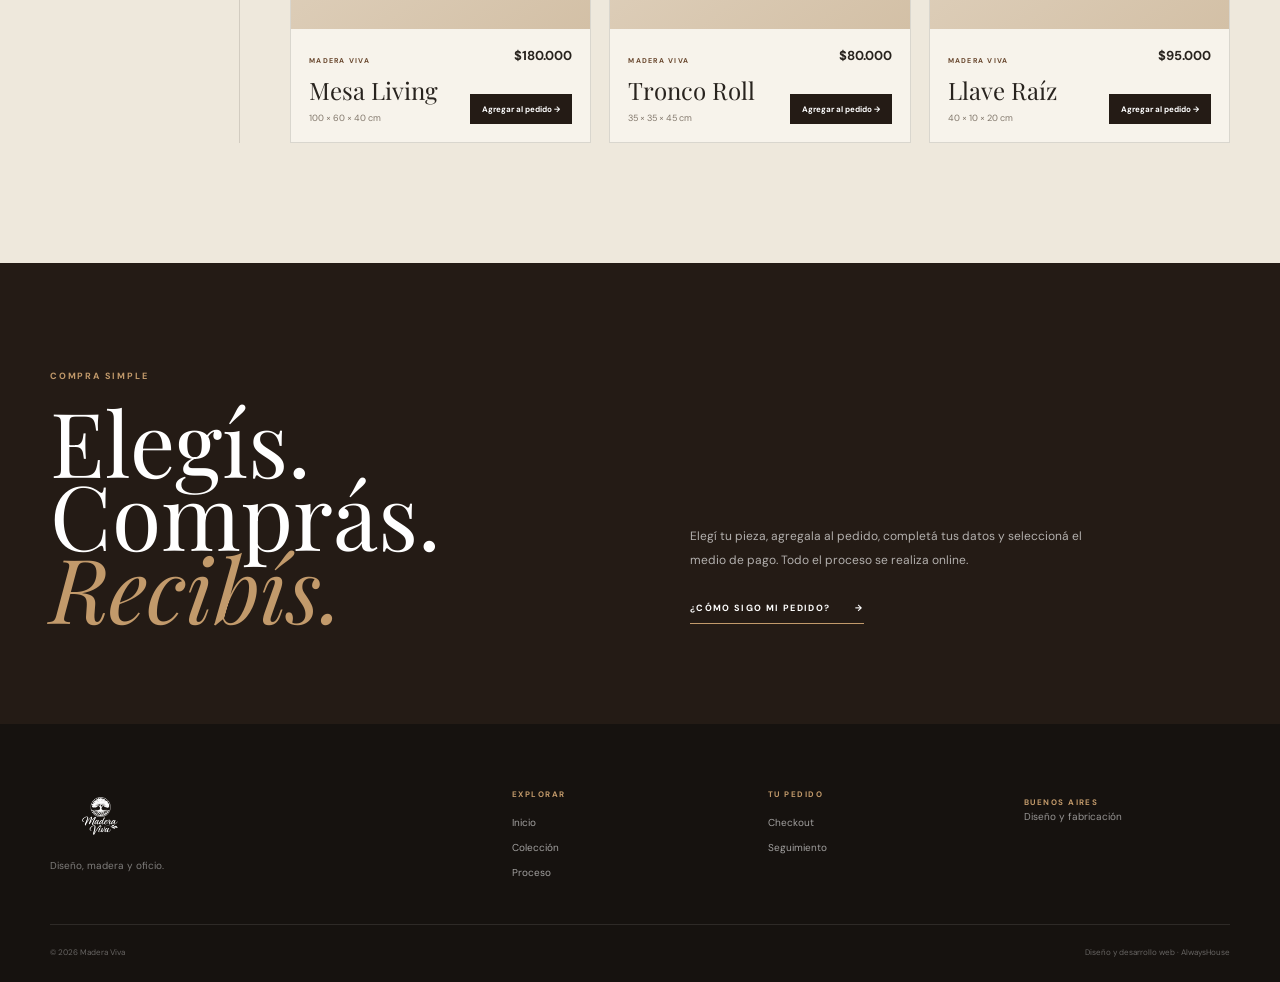
<file: assets/pages/tienda.html>
<!DOCTYPE html>
<html lang="es">

<head>

<meta charset="UTF-8">

<meta
name="viewport"
content="width=device-width, initial-scale=1.0">

<meta
name="description"
content="Madera Viva — muebles y objetos de madera.">

<link
rel="icon"
href="../logo oficial/logo.png">

<link
rel="preconnect"
href="https://fonts.googleapis.com">

<link
rel="preconnect"
href="https://fonts.gstatic.com"
crossorigin>

<link
href="https://fonts.googleapis.com/css2?family=DM+Sans:wght@400;500;600;700&family=Playfair+Display:ital,wght@0,400;0,500;1,400&display=swap"
rel="stylesheet">

<!-- CSS EXCLUSIVO DE LA COLECCIÓN -->
<link
rel="stylesheet"
href="../style/tienda.css">

<link
rel="stylesheet"
href="../style/carrito.css">

<title>Madera Viva | Colección</title>

</head>


<body class="shop-page">


<!-- =========================
HEADER
========================= -->

<header class="shop-header">

<div class="shop-header-inner">

<a
href="../../index.html"
class="shop-brand">

<img
src="../logo oficial/logo.png"
alt="Madera Viva">

</a>


<nav class="shop-nav">

<a href="../../index.html">
Inicio
</a>

<a
href="./tienda.html"
class="active">

Colección

</a>

<a href="../../index.html#proceso">
Proceso
</a>

<a href="./seguimiento.html">
Seguimiento
</a>

</nav>


<div class="shop-actions">

<a
href="./tienda.html"
class="shop-button">

Colección

<span>↗</span>

</a>


<button
id="header-cart"
class="shop-cart">

<span>
BAG
</span>

<strong id="carrito-numero">
0
</strong>

</button>


<button
id="menu-button"
class="shop-menu">

<span></span>
<span></span>
<span></span>

</button>

</div>

</div>


<nav
id="mobile-nav"
class="shop-mobile-nav">

<a href="../../index.html">
Inicio
</a>

<a href="./tienda.html">
Colección
</a>

<a href="../../index.html#proceso">
Proceso
</a>

<a href="./seguimiento.html">
Seguimiento
</a>

</nav>

</header>



<main>


<!-- =========================
HERO COLECCIÓN
========================= -->

<section class="collection-hero">

<div class="collection-hero-copy">

<span class="collection-kicker">
MADERA VIVA / COLECCIÓN
</span>


<h1>

Diseño en madera,

<em>
para tu espacio.
</em>

</h1>


<p>

Muebles y objetos de madera,
pensados para formar parte de
tu casa durante años.

</p>


<div class="collection-count">

<span>
01
</span>

<div></div>

<span>
06 PIEZAS
</span>

</div>

</div>



<div class="collection-hero-image">

<img
src="../productos/escritorio_turco.png"
alt="Mueble de madera Madera Viva">

<div class="hero-image-caption">

<strong>
MADERA REAL
</strong>

<span>
DISEÑO · OFICIO · DURABILIDAD
</span>

</div>

</div>

</section>



<!-- =========================
CATÁLOGO
========================= -->

<section class="collection-catalog">


<!-- SIDEBAR -->

<aside class="catalog-sidebar">

<div class="filter-block">

<span class="filter-title">
CATEGORÍAS
</span>


<a
href="#"
class="filter-link active">

Todos los productos

</a>

<a
href="#"
class="filter-link">

Escritorios

</a>

<a
href="#"
class="filter-link">

Mesas

</a>

<a
href="#"
class="filter-link">

Muebles

</a>

<a
href="#"
class="filter-link">

Objetos de madera

</a>

</div>



<div class="filter-block">

<span class="filter-title">
MATERIAL
</span>


<label class="check-option">

<input
type="checkbox">

<span>
Madera maciza
</span>

</label>


<label class="check-option">

<input
type="checkbox">

<span>
Madera natural
</span>

</label>


<label class="check-option">

<input
type="checkbox">

<span>
Madera reciclada
</span>

</label>

</div>



<div class="filter-block">

<span class="filter-title">
PRECIO
</span>

<div class="price-line">

<span></span>

<span></span>

</div>

<div class="price-values">

$0

<span>
$500.000+
</span>

</div>

</div>

</aside>



<!-- PRODUCTOS -->

<div class="catalog-content">


<div class="catalog-toolbar">

<div>

<span class="catalog-small">
COLECCIÓN
</span>

<h2>
Piezas para vivirlas.
</h2>

</div>


<div class="catalog-sort">

<span>
ORDENAR POR
</span>

<select>

<option>
Más recientes
</option>

<option>
Menor precio
</option>

<option>
Mayor precio
</option>

</select>

</div>

</div>



<div
id="contenedor-productos"
class="catalog-grid">

<!--
LOS PRODUCTOS SE CARGAN AUTOMÁTICAMENTE
DESDE data/productos.json
-->

</div>

</div>

</section>



<!-- =========================
COMPRA
========================= -->

<section class="collection-bottom">

<div>

<span class="collection-kicker">
COMPRA SIMPLE
</span>

<h2>

Elegís.

<br>

Comprás.

<br>

<em>Recibís.</em>

</h2>

</div>


<div class="collection-bottom-copy">

<p>

Elegí tu pieza, agregala al pedido,
completá tus datos y seleccioná
el medio de pago.

Todo el proceso se realiza online.

</p>


<a
href="./seguimiento.html"
class="collection-link">

¿Cómo sigo mi pedido?

<span>
→
</span>

</a>

</div>

</section>

</main>



<!-- =========================
CARRITO
========================= -->

<aside
id="carrito-lista"
class="cart-drawer">

<div
id="cart-overlay"
class="cart-overlay">
</div>


<div class="cart-panel">

<div class="cart-header">

<div>

<span>
MADERA VIVA
</span>

<h2>
Tu pedido
</h2>

</div>


<button
id="carrito-cerrar"
class="cart-close">

×

</button>

</div>


<div
id="carrito-items"
class="cart-items">

</div>


<div
id="cart-empty"
class="cart-empty">

<p>
Todavía no agregaste ninguna pieza.
</p>

</div>


<div class="cart-summary">

<div>

<span>
Total
</span>

<strong id="carrito-total">
$0
</strong>

</div>


<button
id="carrito-checkout"
class="checkout-button">

Continuar con el pedido

<span>
→
</span>

</button>


<button
id="carrito-vaciar"
class="clear-cart">

Vaciar pedido

</button>

</div>

</div>

</aside>



<div
id="mensaje-carrito"
class="cart-message">
</div>



<!-- =========================
FOOTER
========================= -->

<footer class="shop-footer">

<div class="footer-main">

<div class="footer-brand">

<img
src="../logo oficial/logo.png"
alt="Madera Viva">

<p>
Diseño, madera y oficio.
</p>

</div>


<div class="footer-column">

<span>
EXPLORAR
</span>

<a href="../../index.html">
Inicio
</a>

<a href="./tienda.html">
Colección
</a>

<a href="../../index.html#proceso">
Proceso
</a>

</div>


<div class="footer-column">

<span>
TU PEDIDO
</span>

<a href="./checkout.html">
Checkout
</a>

<a href="./seguimiento.html">
Seguimiento
</a>

</div>


<div class="footer-location">

<span>
BUENOS AIRES
</span>

<p>
Diseño y fabricación
</p>

</div>

</div>


<div class="footer-bottom">

<span>
© 2026 Madera Viva
</span>

<span>
Diseño y desarrollo web · AlwaysHouse
</span>

</div>

</footer>



<script src="../js/carrito.js"></script>

</body>

</html>
</file>
<file: assets/style/paginaoficial.css>
@import url('https://fonts.googleapis.com/css2?family=DM+Sans:wght@400;500;600;700&family=Oswald:wght@400;500;600&family=Playfair+Display:ital,wght@0,400;0,500;0,600;1,400;1,500&display=swap');


/* =========================================================
   VARIABLES
   ========================================================= */

:root {

    --black: #171512;
    --black-soft: #211d18;

    --brown-dark: #5d3d27;
    --brown: #79502f;
    --wood: #a87949;
    --wood-light: #c69a68;

    --cream: #eee7da;
    --cream-light: #f7f3eb;
    --paper: #faf8f3;

    --line: rgba(40, 31, 23, .14);

    --text: #211c17;
    --muted: #766c62;

    --max: 1380px;
}


/* =========================================================
   RESET
   ========================================================= */

* {
    margin: 0;
    padding: 0;
    box-sizing: border-box;
}


html {
    scroll-behavior: smooth;
}


body {

    background: var(--cream);

    color: var(--text);

    font-family: "DM Sans", sans-serif;

    overflow-x: hidden;
}


img {

    display: block;

    max-width: 100%;
}


a {

    color: inherit;

    text-decoration: none;
}


button,
input,
select {

    font: inherit;
}


/* =========================================================
   HEADER
   ========================================================= */

.site-header {

    position: fixed;

    top: 0;
    left: 0;
    right: 0;

    z-index: 1000;

    height: 92px;

    background: rgba(238, 231, 218, .94);

    backdrop-filter: blur(12px);

    border-bottom: 1px solid var(--line);
}


.header-inner {

    width: min(var(--max), 92%);

    height: 100%;

    margin: auto;

    display: flex;

    align-items: center;

    justify-content: space-between;
}


.brand img {

    width: 78px;

    height: auto;
}


.desktop-nav {

    display: flex;

    align-items: center;

    gap: 42px;

    margin-left: auto;

    margin-right: 45px;
}


.desktop-nav a {

    position: relative;

    font-family: "Oswald", sans-serif;

    font-size: 12px;

    font-weight: 500;

    letter-spacing: .16em;

    text-transform: uppercase;

    color: #746a60;

    transition: .3s ease;
}


.desktop-nav a::after {

    content: "";

    position: absolute;

    left: 0;
    bottom: -10px;

    width: 0;

    height: 2px;

    background: var(--brown);

    transition: .3s ease;
}


.desktop-nav a:hover,
.desktop-nav a.active {

    color: var(--brown);
}


.desktop-nav a:hover::after,
.desktop-nav a.active::after {

    width: 100%;
}


.header-actions {

    display: flex;

    align-items: center;

    gap: 18px;
}


.header-shop {

    display: flex;

    align-items: center;

    gap: 14px;

    padding: 15px 22px;

    background: var(--black);

    color: white;

    font-family: "Oswald", sans-serif;

    font-size: 11px;

    font-weight: 500;

    letter-spacing: .12em;

    text-transform: uppercase;

    transition: .3s ease;
}


.header-shop:hover {

    background: var(--brown);
}


.header-cart {

    display: flex;

    align-items: center;

    gap: 8px;

    border: 0;

    background: transparent;

    cursor: pointer;

    color: var(--text);
}


.cart-symbol {

    font-family: "Oswald", sans-serif;

    font-size: 11px;

    letter-spacing: .12em;

    text-transform: uppercase;
}


.cart-number {

    width: 26px;
    height: 26px;

    display: flex;

    align-items: center;
    justify-content: center;

    border-radius: 50%;

    background: var(--brown);

    color: white;

    font-size: 11px;

    font-weight: 700;
}


.menu-button {

    display: none;

    width: 34px;
    height: 30px;

    border: 0;

    background: transparent;

    cursor: pointer;
}


.menu-button span {

    display: block;

    width: 100%;

    height: 2px;

    margin: 5px 0;

    background: var(--black);
}


.mobile-nav {

    display: none;
}


/* =========================================================
   GENERALES
   ========================================================= */

main {

    padding-top: 92px;
}


.eyebrow {

    display: inline-block;

    margin-bottom: 22px;

    font-family: "Oswald", sans-serif;

    font-size: 11px;

    font-weight: 600;

    letter-spacing: .2em;

    text-transform: uppercase;

    color: var(--wood);
}


h1,
h2,
h3 {

    font-weight: 500;
}


h1,
h2 {

    font-family: "Oswald", sans-serif;

    text-transform: uppercase;
}


h1 em,
h2 em {

    font-family: "Playfair Display", serif;

    font-weight: 400;

    text-transform: none;
}


/* =========================================================
   BOTONES
   ========================================================= */

.button-dark,
.button-light {

    display: inline-flex;

    align-items: center;

    gap: 30px;

    padding: 17px 24px;

    font-family: "Oswald", sans-serif;

    font-size: 12px;

    font-weight: 500;

    letter-spacing: .12em;

    text-transform: uppercase;

    transition: .3s ease;
}


.button-dark {

    background: var(--black);

    color: white;
}


.button-dark:hover {

    background: var(--brown);

    transform: translateY(-2px);
}


.button-light {

    background: var(--cream-light);

    color: var(--black);
}


.button-light:hover {

    background: white;

    transform: translateY(-2px);
}


.text-link {

    display: inline-flex;

    align-items: center;

    gap: 15px;

    font-family: "Oswald", sans-serif;

    font-size: 12px;

    font-weight: 500;

    letter-spacing: .12em;

    text-transform: uppercase;

    border-bottom: 1px solid var(--brown);

    padding-bottom: 7px;

    transition: .3s ease;
}


.text-link:hover {

    color: var(--brown);

    gap: 22px;
}


/* =========================================================
   HERO
   ========================================================= */

.mv-hero {

    min-height: calc(100vh - 92px);

    display: grid;

    grid-template-columns: 47% 53%;

    position: relative;

    background: var(--cream);
}


.hero-content {

    display: flex;

    flex-direction: column;

    justify-content: center;

    padding: 80px 8vw;

    position: relative;

    z-index: 2;
}


.hero-content h1 {

    font-size: clamp(65px, 8vw, 125px);

    line-height: .88;

    letter-spacing: -.035em;

    color: var(--black);

    margin-bottom: 38px;
}


.hero-content h1 em {

    color: var(--brown);
}


.hero-content > p {

    max-width: 470px;

    margin-bottom: 38px;

    color: var(--muted);

    font-size: 17px;

    line-height: 1.75;
}


.hero-actions {

    display: flex;

    align-items: center;

    gap: 28px;
}


.hero-image {

    position: relative;

    min-height: 680px;

    overflow: hidden;

    background: #d8c6b0;
}


.hero-image img {

    width: 100%;
    height: 100%;

    object-fit: cover;

    object-position: center;

    transition: transform 1s ease;
}


.hero-image:hover img {

    transform: scale(1.025);
}


.hero-image::after {

    content: "";

    position: absolute;

    inset: 0;

    background:
        linear-gradient(
            180deg,
            rgba(0,0,0,.02),
            rgba(0,0,0,.18)
        );

    pointer-events: none;
}


.hero-image-label {

    position: absolute;

    right: 35px;

    bottom: 35px;

    z-index: 2;

    display: flex;

    align-items: center;

    gap: 18px;

    color: white;
}


.hero-image-label span {

    font-family: "Oswald", sans-serif;

    font-size: 30px;

    color: var(--wood-light);
}


.hero-image-label p {

    font-family: "Oswald", sans-serif;

    font-size: 10px;

    line-height: 1.5;

    letter-spacing: .15em;
}


.hero-vertical {

    position: absolute;

    right: 20px;

    top: 50%;

    transform: translateY(-50%) rotate(90deg);

    transform-origin: center;

    font-family: "Oswald", sans-serif;

    font-size: 9px;

    letter-spacing: .3em;

    color: rgba(33,28,23,.4);
}


/* =========================================================
   INTRO
   ========================================================= */

.intro-section {

    padding: 145px 8vw;

    background: var(--cream-light);
}


.section-number {

    margin-bottom: 75px;

    font-family: "Oswald", sans-serif;

    font-size: 11px;

    letter-spacing: .18em;

    color: var(--wood);

    text-transform: uppercase;
}


.intro-grid {

    display: grid;

    grid-template-columns: 1.15fr .85fr;

    gap: 12vw;

    align-items: end;
}


.intro-grid h2 {

    font-size: clamp(55px, 7vw, 105px);

    line-height: .9;

    letter-spacing: -.03em;
}


.intro-grid h2 em {

    color: var(--brown);
}


.intro-copy {

    max-width: 480px;
}


.intro-copy p {

    margin-bottom: 22px;

    font-size: 16px;

    line-height: 1.8;

    color: var(--muted);
}


.intro-copy .text-link {

    margin-top: 22px;
}


/* =========================================================
   MATERIAL
   ========================================================= */

.material-section {

    display: grid;

    grid-template-columns: 52% 48%;

    min-height: 720px;

    background: var(--black);
}


.material-image {

    min-height: 650px;

    overflow: hidden;
}


.material-image img {

    width: 100%;
    height: 100%;

    object-fit: cover;

    object-position: center;

    transition: transform 1s ease;
}


.material-image:hover img {

    transform: scale(1.025);
}


.material-copy {

    display: flex;

    flex-direction: column;

    justify-content: center;

    padding: 100px 9vw 100px 7vw;

    color: white;
}


.material-copy h2 {

    margin-bottom: 35px;

    font-size: clamp(55px, 6vw, 90px);

    line-height: .92;
}


.material-copy h2 em {

    color: var(--wood-light);
}


.material-copy > p {

    max-width: 500px;

    color: #aaa198;

    font-size: 16px;

    line-height: 1.8;

    margin-bottom: 60px;
}


.material-stats {

    display: grid;

    grid-template-columns: repeat(3, 1fr);

    max-width: 540px;

    border-top: 1px solid rgba(255,255,255,.15);

    padding-top: 28px;
}


.material-stats div {

    padding-right: 20px;

    border-right: 1px solid rgba(255,255,255,.15);
}


.material-stats div:last-child {

    border-right: 0;

    padding-left: 25px;
}


.material-stats div:nth-child(2) {

    padding-left: 25px;
}


.material-stats strong {

    display: block;

    margin-bottom: 8px;

    font-family: "Oswald", sans-serif;

    font-size: 35px;

    font-weight: 400;

    color: var(--wood-light);
}


.material-stats span {

    font-family: "Oswald", sans-serif;

    font-size: 9px;

    letter-spacing: .17em;

    color: #8d857e;
}


/* =========================================================
   COLECCIÓN DESTACADA
   ========================================================= */

.featured-section {

    padding: 140px 7vw;

    background: var(--cream);
}


.section-heading {

    display: flex;

    align-items: end;

    justify-content: space-between;

    margin-bottom: 65px;
}


.section-heading h2 {

    font-size: clamp(55px, 6vw, 90px);

    line-height: .9;
}


.section-heading h2 em {

    color: var(--brown);
}


.featured-grid {

    display: grid;

    grid-template-columns: 1.35fr 1fr 1fr;

    gap: 20px;
}


.featured-card {

    display: block;

    min-width: 0;
}


.featured-photo {

    position: relative;

    width: 100%;

    height: 500px;

    overflow: hidden;

    background: #d7c8b7;
}


.featured-main .featured-photo {

    height: 620px;
}


.featured-photo img {

    width: 100%;
    height: 100%;

    object-fit: cover;

    object-position: center;

    transition: transform .7s ease;
}


.featured-card:hover .featured-photo img {

    transform: scale(1.04);
}


.featured-photo span {

    position: absolute;

    left: 20px;

    top: 20px;

    width: 42px;
    height: 42px;

    display: flex;

    align-items: center;
    justify-content: center;

    background: rgba(247,243,235,.92);

    font-family: "Oswald", sans-serif;

    font-size: 12px;

    color: var(--brown);
}


.featured-info {

    display: flex;

    justify-content: space-between;

    align-items: flex-start;

    gap: 20px;

    padding: 24px 2px 0;
}


.featured-info small {

    display: block;

    margin-bottom: 9px;

    font-family: "Oswald", sans-serif;

    font-size: 9px;

    letter-spacing: .16em;

    color: var(--wood);
}


.featured-info h3 {

    margin-bottom: 6px;

    font-family: "Oswald", sans-serif;

    font-size: 22px;

    text-transform: uppercase;
}


.featured-info p {

    font-size: 13px;

    color: var(--muted);
}


.featured-info > strong {

    white-space: nowrap;

    font-family: "Oswald", sans-serif;

    font-size: 18px;

    font-weight: 500;

    color: var(--brown);
}


/* =========================================================
   PROCESO
   ========================================================= */

.process-section {

    padding: 140px 7vw;

    background: var(--black-soft);

    color: white;
}


.process-header {

    display: flex;

    justify-content: space-between;

    align-items: end;

    margin-bottom: 100px;
}


.process-header h2 {

    font-size: clamp(55px, 7vw, 105px);

    line-height: .88;
}


.process-header h2 em {

    color: var(--wood-light);
}


.process-steps {

    display: grid;

    grid-template-columns: repeat(4, 1fr);

    border-top: 1px solid rgba(255,255,255,.16);
}


.process-step {

    min-height: 280px;

    padding: 32px 35px 30px 0;

    margin-right: 35px;

    border-right: 1px solid rgba(255,255,255,.16);
}


.process-step:last-child {

    border-right: 0;

    margin-right: 0;
}


.process-step > span {

    display: block;

    margin-bottom: 55px;

    font-family: "Oswald", sans-serif;

    font-size: 13px;

    color: var(--wood-light);
}


.process-step h3 {

    margin-bottom: 14px;

    font-family: "Oswald", sans-serif;

    font-size: 26px;

    text-transform: uppercase;
}


.process-step p {

    max-width: 220px;

    color: #968e86;

    font-size: 14px;

    line-height: 1.7;
}


/* =========================================================
   LOGÍSTICA
   ========================================================= */

.logistics-section {

    display: grid;

    grid-template-columns: 48% 52%;

    background: var(--brown-dark);

    color: white;
}


.logistics-copy {

    padding: 130px 8vw;

    border-right: 1px solid rgba(255,255,255,.15);
}


.logistics-copy h2 {

    margin-bottom: 35px;

    font-size: clamp(55px, 6vw, 90px);

    line-height: .9;
}


.logistics-copy h2 em {

    color: var(--wood-light);
}


.logistics-copy > p {

    max-width: 450px;

    margin-bottom: 40px;

    color: #d0c2b4;

    line-height: 1.8;
}


.logistics-timeline {

    padding: 100px 8vw;

    display: flex;

    flex-direction: column;

    justify-content: center;
}


.timeline-item {

    display: grid;

    grid-template-columns: 55px 1fr;

    gap: 25px;

    position: relative;

    padding-bottom: 42px;
}


.timeline-item:not(:last-child)::before {

    content: "";

    position: absolute;

    left: 16px;

    top: 36px;

    bottom: 0;

    width: 1px;

    background: rgba(255,255,255,.2);
}


.timeline-item > span {

    width: 34px;
    height: 34px;

    display: flex;

    align-items: center;
    justify-content: center;

    border: 1px solid rgba(255,255,255,.35);

    border-radius: 50%;

    font-family: "Oswald", sans-serif;

    font-size: 10px;

    color: #c7b39e;

    background: var(--brown-dark);

    z-index: 2;
}


.timeline-item.active > span {

    background: var(--wood);

    border-color: var(--wood);

    color: white;
}


.timeline-item strong {

    display: block;

    margin-bottom: 7px;

    font-family: "Oswald", sans-serif;

    font-size: 19px;

    font-weight: 500;

    text-transform: uppercase;
}


.timeline-item p {

    font-size: 13px;

    color: #b9aa9c;
}


/* =========================================================
   CTA FINAL
   ========================================================= */

.final-cta {

    padding: 150px 30px;

    text-align: center;

    background: var(--cream-light);
}


.final-cta > span {

    display: block;

    margin-bottom: 30px;

    font-family: "Oswald", sans-serif;

    font-size: 11px;

    letter-spacing: .22em;

    color: var(--wood);
}


.final-cta h2 {

    margin-bottom: 45px;

    font-size: clamp(65px, 9vw, 135px);

    line-height: .85;
}


.final-cta h2 em {

    color: var(--brown);
}


/* =========================================================
   SEGUIMIENTO
   ========================================================= */

.tracking-page {

    background: var(--cream);

}


.tracking-main {

    padding-top: 92px;
}


.tracking-hero {

    min-height: 630px;

    padding: 110px 7vw;

    display: grid;

    grid-template-columns: 1fr 1fr;

    align-items: center;

    gap: 8vw;

    background: var(--black-soft);

    color: white;
}


.tracking-hero h1 {

    font-size: clamp(70px, 8vw, 125px);

    line-height: .82;

    letter-spacing: -.04em;
}


.tracking-hero h1 em {

    color: var(--wood-light);
}


.tracking-hero > div:first-child p {

    max-width: 480px;

    margin-top: 35px;

    color: #b8aea4;

    line-height: 1.7;
}


.tracking-search {

    padding: 48px;

    background: var(--cream-light);

    color: var(--text);
}


.tracking-search label {

    display: block;

    margin-bottom: 14px;

    font-family: "Oswald", sans-serif;

    font-size: 10px;

    letter-spacing: .18em;

    color: var(--brown);
}


.tracking-input {

    display: flex;

    width: 100%;

    background: white;

    border: 1px solid #d7cec3;
}


.tracking-input input {

    flex: 1;

    min-width: 0;

    border: 0;

    outline: none;

    padding: 20px;

    background: transparent;

    font-size: 15px;

    color: var(--text);
}


.tracking-input button {

    min-width: 145px;

    border: 0;

    background: var(--brown);

    color: white;

    cursor: pointer;

    font-family: "Oswald", sans-serif;

    font-size: 12px;

    letter-spacing: .12em;

    text-transform: uppercase;

    transition: .3s ease;
}


.tracking-input button:hover {

    background: var(--black);
}


.tracking-input button span {

    margin-left: 10px;
}


.tracking-example {

    margin-top: 12px;

    color: #958a80;

    font-size: 11px;
}


.tracking-error {

    margin-top: 15px;

    color: #a44939;

    font-size: 13px;

    opacity: 0;

    transition: .25s ease;
}


.tracking-error.mostrar {

    opacity: 1;
}


/* RESULTADO */

.tracking-result {

    width: min(1180px, 90%);

    margin: 0 auto;

    padding: 100px 0 130px;

    opacity: 0;

    transform: translateY(30px);

    transition:
        opacity .6s ease,
        transform .6s ease;
}


.tracking-result.mostrar {

    opacity: 1;

    transform: translateY(0);
}


.tracking-empty {

    display: none;
}


.tracking-order-card {

    background: var(--cream-light);

    border: 1px solid var(--line);

    box-shadow:
        0 25px 70px rgba(35, 27, 20, .13);

    position: relative;

    overflow: hidden;
}


.tracking-order-card::before {

    content: "";

    display: block;

    height: 7px;

    background:
        linear-gradient(
            90deg,
            #6d472d,
            #b58452,
            #6d472d
        );
}


.tracking-order-top {

    display: grid;

    grid-template-columns: 1fr 1fr;

    padding: 42px 48px;

    border-bottom: 1px solid var(--line);
}


.tracking-order-top > div:first-child {

    border-right: 1px solid var(--line);
}


.tracking-order-top > div:last-child {

    padding-left: 48px;
}


.tracking-order-top span,
.tracking-order-info span {

    display: block;

    margin-bottom: 10px;

    font-family: "Oswald", sans-serif;

    font-size: 10px;

    font-weight: 600;

    letter-spacing: .18em;

    text-transform: uppercase;

    color: var(--wood);
}


.tracking-order-top strong {

    display: block;

    font-family: "Oswald", sans-serif;

    font-size: clamp(25px, 3vw, 42px);

    font-weight: 500;

    text-transform: uppercase;

    color: var(--black);
}


#resultado-numero {

    letter-spacing: .04em;
}


#resultado-estado {

    color: var(--brown);
}


.tracking-order-info {

    display: grid;

    grid-template-columns: repeat(3, 1fr);

    padding: 38px 48px;

    border-bottom: 1px solid var(--line);
}


.tracking-order-info > div {

    padding-right: 30px;
}


.tracking-order-info > div:not(:last-child) {

    border-right: 1px solid var(--line);
}


.tracking-order-info > div:not(:first-child) {

    padding-left: 30px;
}


.tracking-order-info strong {

    display: block;

    font-size: 17px;

    font-weight: 500;

    color: var(--black);
}


/* TIMELINE */

.tracking-timeline {

    display: grid;

    grid-template-columns: repeat(4, 1fr);

    padding: 55px 48px 65px;

    position: relative;
}


.tracking-timeline::before {

    content: "";

    position: absolute;

    left: 10%;

    right: 10%;

    top: 81px;

    height: 1px;

    background: #d5c9bb;
}


.tracking-step {

    position: relative;

    z-index: 2;

    text-align: center;
}


.tracking-step span {

    width: 52px;

    height: 52px;

    margin: 0 auto 20px;

    display: flex;

    align-items: center;

    justify-content: center;

    border-radius: 50%;

    background: #e8e0d5;

    border: 1px solid #d0c1b0;

    font-family: "Oswald", sans-serif;

    font-size: 14px;

    color: #82684f;

    transition: .35s ease;
}


.tracking-step strong {

    display: block;

    font-size: 14px;

    font-weight: 500;

    color: #877c72;

    transition: .35s ease;
}


.tracking-step.active span {

    background: var(--brown);

    border-color: var(--brown);

    color: white;
}


.tracking-step.active strong {

    color: var(--black);
}


.tracking-step.current span {

    box-shadow:
        0 0 0 7px rgba(112, 74, 47, .12);
}


.tracking-step.current strong {

    font-weight: 700;

    color: var(--brown);
}


/* =========================================================
   TRACKING HELP
   ========================================================= */

.tracking-help {

    display: grid;

    grid-template-columns: 1fr 1fr;

    gap: 10vw;

    padding: 110px 8vw;

    background: var(--black);

    color: white;
}


.tracking-help h2 {

    font-size: clamp(55px, 6vw, 90px);

    line-height: .9;
}


.tracking-help h2 em {

    color: var(--wood-light);
}


.tracking-help > p {

    align-self: end;

    max-width: 500px;

    color: #a9a099;

    font-size: 15px;

    line-height: 1.8;
}


/* =========================================================
   FOOTER
   ========================================================= */

footer {

    background: #11100e;

    color: white;
}


.footer-main {

    width: min(var(--max), 86%);

    margin: auto;

    padding: 80px 0;

    display: grid;

    grid-template-columns: 1.5fr 1fr 1fr 1fr;

    gap: 50px;
}


.footer-brand img {

    width: 90px;

    margin-bottom: 20px;

    filter: brightness(0) invert(1);
}


.footer-brand p {

    color: #8e8780;

    font-size: 13px;
}


.footer-column,
.footer-location {

    display: flex;

    flex-direction: column;

    align-items: flex-start;

    gap: 13px;
}


.footer-column span,
.footer-location span {

    margin-bottom: 8px;

    font-family: "Oswald", sans-serif;

    font-size: 10px;

    letter-spacing: .18em;

    color: var(--wood-light);
}


.footer-column a,
.footer-column p,
.footer-location p {

    color: #aaa29a;

    font-size: 13px;

    transition: .25s ease;
}


.footer-column a:hover {

    color: white;

    transform: translateX(4px);
}


.footer-bottom {

    width: min(var(--max), 86%);

    margin: auto;

    padding: 22px 0;

    border-top: 1px solid rgba(255,255,255,.1);

    display: flex;

    justify-content: space-between;

    gap: 20px;

    color: #716b65;

    font-size: 10px;
}


/* =========================================================
   RESPONSIVE TABLET
   ========================================================= */

@media (max-width: 1000px) {

    .desktop-nav {

        gap: 22px;

        margin-right: 20px;
    }


    .header-shop {

        padding: 13px 15px;
    }


    .mv-hero {

        grid-template-columns: 1fr;

    }


    .hero-content {

        min-height: 570px;

        padding: 100px 7vw 70px;
    }


    .hero-image {

        min-height: 550px;
    }


    .hero-vertical {

        display: none;
    }


    .intro-grid {

        gap: 7vw;
    }


    .material-section {

        grid-template-columns: 1fr;
    }


    .material-image {

        min-height: 550px;
    }


    .featured-grid {

        grid-template-columns: 1fr 1fr;
    }


    .featured-main {

        grid-column: 1 / -1;
    }


    .featured-main .featured-photo {

        height: 550px;
    }


    .process-steps {

        grid-template-columns: 1fr 1fr;
    }


    .process-step {

        margin-bottom: 30px;
    }


    .logistics-section {

        grid-template-columns: 1fr;
    }


    .logistics-copy {

        border-right: 0;

        border-bottom: 1px solid rgba(255,255,255,.15);
    }


    .tracking-hero {

        grid-template-columns: 1fr;

        gap: 50px;

        padding: 90px 7vw;
    }


    .footer-main {

        grid-template-columns: 1fr 1fr;
    }

}


/* =========================================================
   MOBILE
   ========================================================= */

@media (max-width: 700px) {

    .site-header {

        height: 76px;
    }


    main {

        padding-top: 76px;
    }


    .header-inner {

        width: 88%;
    }


    .brand img {

        width: 65px;
    }


    .desktop-nav,
    .header-shop {

        display: none;
    }


    .menu-button {

        display: block;
    }


    .mobile-nav {

        position: absolute;

        top: 76px;

        left: 0;
        right: 0;

        display: flex;

        flex-direction: column;

        background: var(--cream-light);

        border-bottom: 1px solid var(--line);

        max-height: 0;

        overflow: hidden;

        transition: max-height .35s ease;
    }


    .mobile-nav.open {

        max-height: 400px;

        padding: 15px 6%;
    }


    .mobile-nav a {

        padding: 16px 0;

        border-bottom: 1px solid var(--line);

        font-family: "Oswald", sans-serif;

        font-size: 12px;

        letter-spacing: .14em;

        text-transform: uppercase;
    }


    .hero-content {

        min-height: 540px;

        padding: 75px 7vw 55px;
    }


    .hero-content h1 {

        font-size: clamp(60px, 17vw, 90px);
    }


    .hero-content > p {

        font-size: 14px;

        line-height: 1.7;
    }


    .hero-actions {

        align-items: flex-start;

        flex-direction: column;

        gap: 22px;
    }


    .hero-image {

        min-height: 430px;
    }


    .intro-section,
    .featured-section,
    .process-section {

        padding: 85px 7vw;
    }


    .section-number {

        margin-bottom: 50px;
    }


    .intro-grid {

        grid-template-columns: 1fr;

        gap: 45px;
    }


    .intro-grid h2 {

        font-size: clamp(55px, 15vw, 78px);
    }


    .material-image {

        min-height: 400px;
    }


    .material-copy {

        padding: 80px 7vw;
    }


    .material-copy h2 {

        font-size: clamp(50px, 14vw, 75px);
    }


    .material-copy > p {

        font-size: 14px;
    }


    .material-stats {

        grid-template-columns: 1fr 1fr 1fr;
    }


    .material-stats strong {

        font-size: 27px;
    }


    .material-stats div:nth-child(2),
    .material-stats div:last-child {

        padding-left: 15px;
    }


    .section-heading {

        display: block;

        margin-bottom: 45px;
    }


    .section-heading .text-link {

        margin-top: 30px;
    }


    .featured-grid {

        grid-template-columns: 1fr;
    }


    .featured-main {

        grid-column: auto;
    }


    .featured-photo,
    .featured-main .featured-photo {

        height: 430px;
    }


    .process-header {

        display: block;

        margin-bottom: 60px;
    }


    .process-steps {

        grid-template-columns: 1fr;
    }


    .process-step {

        min-height: auto;

        padding: 25px 0 35px;

        margin: 0;

        border-right: 0;

        border-bottom: 1px solid rgba(255,255,255,.15);
    }


    .process-step > span {

        margin-bottom: 25px;
    }


    .logistics-copy {

        padding: 85px 7vw;
    }


    .logistics-timeline {

        padding: 75px 7vw;
    }


    .final-cta {

        padding: 100px 25px;
    }


    .final-cta h2 {

        font-size: clamp(55px, 15vw, 85px);
    }


    /* TRACKING */

    .tracking-main {

        padding-top: 76px;
    }


    .tracking-hero {

        min-height: auto;

        padding: 75px 7vw;

        gap: 45px;
    }


    .tracking-hero h1 {

        font-size: clamp(65px, 17vw, 95px);
    }


    .tracking-search {

        padding: 28px 22px;
    }


    .tracking-input {

        flex-direction: column;
    }


    .tracking-input input {

        width: 100%;

        height: 58px;
    }


    .tracking-input button {

        width: 100%;

        height: 56px;
    }


    .tracking-result {

        width: 92%;

        padding: 65px 0 90px;
    }


    .tracking-order-top {

        grid-template-columns: 1fr;

        gap: 28px;

        padding: 30px 24px;
    }


    .tracking-order-top > div:first-child {

        border-right: 0;

        padding-bottom: 25px;

        border-bottom: 1px solid var(--line);
    }


    .tracking-order-top > div:last-child {

        padding-left: 0;
    }


    .tracking-order-info {

        grid-template-columns: 1fr;

        gap: 24px;

        padding: 30px 24px;
    }


    .tracking-order-info > div:not(:last-child) {

        border-right: 0;

        padding-right: 0;

        padding-bottom: 24px;

        border-bottom: 1px solid var(--line);
    }


    .tracking-order-info > div:not(:first-child) {

        padding-left: 0;
    }


    .tracking-timeline {

        grid-template-columns: 1fr;

        gap: 26px;

        padding: 40px 24px;
    }


    .tracking-timeline::before {

        left: 49px;

        right: auto;

        top: 45px;

        bottom: 45px;

        width: 1px;

        height: auto;
    }


    .tracking-step {

        display: grid;

        grid-template-columns: 52px 1fr;

        gap: 20px;

        align-items: center;

        text-align: left;
    }


    .tracking-step span {

        margin: 0;
    }


    .tracking-step strong {

        text-align: left;
    }


    .tracking-help {

        grid-template-columns: 1fr;

        gap: 40px;

        padding: 80px 7vw;
    }


    /* FOOTER */

    .footer-main {

        grid-template-columns: 1fr 1fr;

        gap: 45px 25px;

        padding: 65px 0;
    }


    .footer-brand {

        grid-column: 1 / -1;
    }


    .footer-bottom {

        flex-direction: column;

        padding: 20px 0;
    }

}


/* =========================================================
   MOBILE SMALL
   ========================================================= */

@media (max-width: 420px) {

    .header-actions {

        gap: 10px;
    }


    .cart-symbol {

        display: none;
    }


    .hero-content h1 {

        font-size: 58px;
    }


    .featured-photo,
    .featured-main .featured-photo {

        height: 350px;
    }


    .featured-info {

        flex-direction: column;

        gap: 12px;
    }


    .material-stats strong {

        font-size: 23px;
    }


    .material-stats span {

        font-size: 8px;
    }


    .tracking-order-top strong {

        font-size: 27px;
    }


    .footer-main {

        grid-template-columns: 1fr;
    }

}

/* =========================================================
   MADERA VIVA — CHECKOUT
   ========================================================= */

.checkout-page {
    margin: 0;
    background: #f3eee6;
    color: #24211d;
    font-family: "DM Sans", Arial, sans-serif;
}

/* HEADER */

.checkout-page .site-header {
    width: 100%;
    background: #f3eee6;
    border-bottom: 1px solid #d8d0c4;
}

.checkout-page .header-inner {
    width: min(1200px, calc(100% - 48px));
    margin: 0 auto;
    min-height: 86px;

    display: flex;
    align-items: center;
    justify-content: space-between;
    gap: 30px;
}

.checkout-page .brand {
    display: flex;
    align-items: center;
    text-decoration: none;
}

.checkout-page .brand img {
    width: 145px;
    height: auto;
    display: block;
}

.checkout-progress {
    display: flex;
    align-items: center;
    gap: 28px;

    font-family: "Oswald", Arial, sans-serif;
    font-size: 12px;
    letter-spacing: .12em;
    text-transform: uppercase;
    color: #9b9388;
}

.checkout-progress span {
    position: relative;
    white-space: nowrap;
}

.checkout-progress span:not(:last-child)::after {
    content: "/";
    position: absolute;
    right: -18px;
    color: #c6beb2;
}

.checkout-progress .active {
    color: #5b3925;
    font-weight: 700;
}


/* MAIN */

.checkout-main {
    width: min(1200px, calc(100% - 48px));
    margin: 0 auto;
    padding: 78px 0 100px;
}


/* HEADING */

.checkout-heading {
    max-width: 760px;
    margin-bottom: 58px;
}

.checkout-heading .eyebrow {
    display: block;
    margin-bottom: 18px;

    font-family: "Oswald", Arial, sans-serif;
    font-size: 12px;
    font-weight: 600;
    letter-spacing: .18em;
    color: #8b5e3c;
}

.checkout-heading h1 {
    margin: 0;
    font-family: "Oswald", Arial, sans-serif;
    font-size: clamp(52px, 7vw, 86px);
    line-height: .91;
    font-weight: 500;
    letter-spacing: -.035em;
    text-transform: uppercase;
    color: #27231f;
}

.checkout-heading h1 em {
    font-style: normal;
    color: #8b5e3c;
}

.checkout-heading p {
    max-width: 570px;
    margin: 28px 0 0;

    font-size: 16px;
    line-height: 1.7;
    color: #777067;
}


/* LAYOUT */

.checkout-layout {
    display: grid;
    grid-template-columns: minmax(0, 1fr) 360px;
    gap: 30px;
    align-items: start;
}


/* FORM */

.checkout-form {
    display: flex;
    flex-direction: column;
    gap: 18px;
}

.checkout-block {
    background: #fbf9f5;
    border: 1px solid #ddd5c9;
    padding: 34px;
    position: relative;
}

.checkout-block::before {
    content: "";
    position: absolute;
    top: -1px;
    left: -1px;
    width: 70px;
    height: 3px;
    background: #8b5e3c;
}


/* BLOCK TITLE */

.checkout-block-title {
    display: flex;
    align-items: flex-start;
    gap: 18px;
    margin-bottom: 30px;
}

.checkout-block-title > span {
    min-width: 34px;
    height: 34px;

    display: flex;
    align-items: center;
    justify-content: center;

    background: #29241f;
    color: #fff;

    font-family: "Oswald", Arial, sans-serif;
    font-size: 13px;
    letter-spacing: .08em;
}

.checkout-block-title h2 {
    margin: 0 0 5px;

    font-family: "Oswald", Arial, sans-serif;
    font-size: 25px;
    font-weight: 500;
    letter-spacing: -.01em;
    text-transform: uppercase;
    color: #29241f;
}

.checkout-block-title p {
    margin: 0;
    color: #888078;
    font-size: 14px;
    line-height: 1.5;
}


/* FORM GRID */

.form-grid,
.address-fields {
    display: grid;
    grid-template-columns: repeat(2, minmax(0, 1fr));
    gap: 20px;
}

.field.full {
    grid-column: 1 / -1;
}

.field {
    display: flex;
    flex-direction: column;
    gap: 8px;
}

.field label {
    font-family: "Oswald", Arial, sans-serif;
    font-size: 12px;
    font-weight: 600;
    letter-spacing: .12em;
    text-transform: uppercase;
    color: #50483f;
}

.field input {
    width: 100%;
    box-sizing: border-box;

    height: 52px;
    padding: 0 16px;

    border: 1px solid #d5ccc0;
    border-radius: 0;

    background: #fffdfa;
    color: #29241f;

    font-family: "DM Sans", Arial, sans-serif;
    font-size: 15px;

    outline: none;
    transition:
        border-color .2s ease,
        box-shadow .2s ease,
        background .2s ease;
}

.field input:hover {
    border-color: #b9aa9a;
}

.field input:focus {
    border-color: #8b5e3c;
    background: #fff;
    box-shadow: 0 0 0 3px rgba(139, 94, 60, .10);
}


/* DELIVERY */

.delivery-options,
.payment-options {
    display: flex;
    flex-direction: column;
    gap: 10px;
}

.delivery-option,
.payment-option {
    display: flex;
    align-items: center;
    gap: 16px;

    min-height: 74px;
    padding: 16px 18px;

    border: 1px solid #d9d0c4;
    background: #fffdfa;

    cursor: pointer;
    transition:
        border-color .2s ease,
        background .2s ease,
        transform .2s ease;
}

.delivery-option:hover,
.payment-option:hover {
    border-color: #a98b72;
    background: #fff;
}

.delivery-option input,
.payment-option input {
    width: 18px;
    height: 18px;
    margin: 0;
    accent-color: #795035;
    flex-shrink: 0;
}

.delivery-option div,
.payment-option div {
    display: flex;
    flex-direction: column;
    gap: 4px;
    min-width: 0;
}

.delivery-option strong,
.payment-option strong {
    color: #302a25;
    font-size: 15px;
    font-weight: 700;
}

.delivery-option span,
.payment-option span {
    color: #898077;
    font-size: 13px;
    line-height: 1.4;
}

.payment-option {
    justify-content: flex-start;
}

.payment-option b {
    margin-left: auto;
    font-size: 25px;
    font-weight: 400;
    color: #8b5e3c;
}


/* ADDRESS */

.address-fields {
    margin-top: 20px;
}


/* CHECKBOX */

.checkbox-field {
    display: flex;
    align-items: flex-start;
    gap: 12px;

    padding: 5px 0 20px;

    color: #716a62;
    font-size: 13px;
    line-height: 1.6;

    cursor: pointer;
}

.checkbox-field input {
    width: 18px;
    height: 18px;
    margin: 2px 0 0;
    flex-shrink: 0;

    accent-color: #795035;
}


/* CONFIRM BUTTON */

.checkout-confirm {
    width: 100%;
    min-height: 62px;

    border: 0;
    border-radius: 0;

    display: flex;
    align-items: center;
    justify-content: space-between;

    padding: 0 24px;

    background: #29241f;
    color: #fff;

    font-family: "Oswald", Arial, sans-serif;
    font-size: 16px;
    font-weight: 500;
    letter-spacing: .08em;
    text-transform: uppercase;

    cursor: pointer;

    transition:
        background .2s ease,
        transform .2s ease;
}

.checkout-confirm span {
    font-size: 27px;
    font-family: Arial, sans-serif;
    font-weight: 300;
}

.checkout-confirm:hover {
    background: #8b5e3c;
    transform: translateY(-2px);
}

.checkout-confirm:active {
    transform: translateY(0);
}


/* ERROR */

.checkout-error {
    margin: 15px 0 0;

    color: #a33b2d;
    font-size: 13px;
    line-height: 1.5;
}


/* =========================================================
   ORDER SUMMARY
   ========================================================= */

.order-summary {
    position: sticky;
    top: 25px;

    background: #29241f;
    color: #fff;

    padding: 30px;

    box-shadow: 0 18px 45px rgba(38, 30, 24, .12);
}

.summary-head {
    padding-bottom: 23px;
    border-bottom: 1px solid rgba(255,255,255,.14);
}

.summary-head > span {
    display: block;
    margin-bottom: 9px;

    font-family: "Oswald", Arial, sans-serif;
    font-size: 11px;
    letter-spacing: .18em;
    color: #c19a78;
}

.summary-head h2 {
    margin: 0;

    font-family: "Oswald", Arial, sans-serif;
    font-size: 30px;
    font-weight: 500;
    text-transform: uppercase;
}


/* ITEMS */

.summary-items {
    display: flex;
    flex-direction: column;
    gap: 0;

    max-height: 390px;
    overflow-y: auto;
}

.summary-items > * {
    border-bottom: 1px solid rgba(255,255,255,.12);
}


/* Intentamos adaptar distintos formatos que pueda generar checkout.js */

.summary-items .summary-item,
.summary-items .checkout-item,
.summary-items .item {
    padding: 17px 0;
}

.summary-items img {
    width: 64px;
    height: 64px;
    object-fit: contain;
    background: #f3eee6;
}

.summary-items strong {
    color: #fff;
}

.summary-items span {
    color: #bdb5ac;
}


/* TOTAL */

.summary-total {
    display: flex;
    align-items: flex-end;
    justify-content: space-between;

    padding: 25px 0;

    border-bottom: 1px solid rgba(255,255,255,.14);
}

.summary-total span {
    font-family: "Oswald", Arial, sans-serif;
    font-size: 13px;
    letter-spacing: .12em;
    text-transform: uppercase;
    color: #bdb5ac;
}

.summary-total strong {
    font-family: "Oswald", Arial, sans-serif;
    font-size: 30px;
    font-weight: 500;
    color: #fff;
}


/* NOTE */

.summary-note {
    margin-top: 22px;
    padding: 17px;

    background: rgba(255,255,255,.06);
    border-left: 3px solid #9b704f;
}

.summary-note strong {
    display: block;
    margin-bottom: 7px;

    font-family: "Oswald", Arial, sans-serif;
    font-size: 13px;
    letter-spacing: .08em;
    text-transform: uppercase;
}

.summary-note p {
    margin: 0;

    color: #bdb5ac;
    font-size: 12px;
    line-height: 1.6;
}


/* =========================================================
   RESPONSIVE
   ========================================================= */

@media (max-width: 1000px) {

    .checkout-layout {
        grid-template-columns: 1fr;
    }

    .order-summary {
        position: static;
        order: -1;
    }

    .summary-items {
        max-height: none;
    }
}


@media (max-width: 700px) {

    .checkout-page .header-inner {
        width: min(100% - 30px, 1200px);
        min-height: 75px;
    }

    .checkout-page .brand img {
        width: 120px;
    }

    .checkout-progress {
        gap: 12px;
        font-size: 9px;
    }

    .checkout-progress span:not(:last-child)::after {
        right: -9px;
    }

    .checkout-main {
        width: min(100% - 30px, 1200px);
        padding: 48px 0 70px;
    }

    .checkout-heading {
        margin-bottom: 38px;
    }

    .checkout-heading h1 {
        font-size: 52px;
    }

    .checkout-heading p {
        font-size: 14px;
    }

    .checkout-block {
        padding: 23px 18px;
    }

    .checkout-block-title {
        gap: 13px;
        margin-bottom: 24px;
    }

    .checkout-block-title h2 {
        font-size: 21px;
    }

    .checkout-block-title p {
        font-size: 12px;
    }

    .form-grid,
    .address-fields {
        grid-template-columns: 1fr;
        gap: 16px;
    }

    .field.full {
        grid-column: auto;
    }

    .order-summary {
        padding: 23px 18px;
    }

    .summary-head h2 {
        font-size: 25px;
    }

    .checkout-confirm {
        min-height: 58px;
    }
}


@media (max-width: 460px) {

    .checkout-progress span:not(.active) {
        display: none;
    }

    .checkout-page .header-inner {
        justify-content: center;
    }

    .checkout-page .brand {
        margin: 0 auto;
    }

    .checkout-heading h1 {
        font-size: 45px;
    }

    .delivery-option,
    .payment-option {
        padding: 14px;
    }

    .delivery-option strong,
    .payment-option strong {
        font-size: 14px;
    }
}

/* =========================================================
   MADERA VIVA — PEDIDO CONFIRMADO
   ========================================================= */

.order-page {
    margin: 0;
    background: #f3eee6;
    color: #29241f;
    font-family: "DM Sans", Arial, sans-serif;
}

/* =========================================================
   HEADER
   ========================================================= */

.order-page .site-header {
    width: 100%;
    background: #f3eee6;
    border-bottom: 1px solid #d8d0c4;
}

.order-page .header-inner {
    width: min(1200px, calc(100% - 48px));
    min-height: 86px;
    margin: 0 auto;

    display: flex;
    align-items: center;
    justify-content: space-between;
    gap: 30px;
}

.order-page .brand {
    display: flex;
    align-items: center;
}

.order-page .brand img {
    width: 145px;
    height: auto;
    display: block;
}

.order-page .desktop-nav {
    display: flex;
    align-items: center;
    gap: 30px;
}

.order-page .desktop-nav a {
    position: relative;

    color: #625b53;
    text-decoration: none;

    font-family: "Oswald", Arial, sans-serif;
    font-size: 12px;
    letter-spacing: .11em;
    text-transform: uppercase;

    transition: color .2s ease;
}

.order-page .desktop-nav a:hover,
.order-page .desktop-nav a.active {
    color: #8b5e3c;
}

.order-page .desktop-nav a.active::after {
    content: "";
    position: absolute;
    left: 0;
    right: 0;
    bottom: -10px;

    height: 2px;
    background: #8b5e3c;
}

.header-shop {
    display: inline-flex;
    align-items: center;
    gap: 9px;

    padding: 12px 17px;

    border: 1px solid #cfc5b8;

    color: #342d27;
    text-decoration: none;

    font-family: "Oswald", Arial, sans-serif;
    font-size: 11px;
    letter-spacing: .1em;
    text-transform: uppercase;

    transition: all .2s ease;
}

.header-shop span {
    font-size: 16px;
}

.header-shop:hover {
    background: #29241f;
    border-color: #29241f;
    color: #fff;
}


/* =========================================================
   MAIN
   ========================================================= */

.order-main {
    width: min(1100px, calc(100% - 48px));
    margin: 0 auto;
    padding: 90px 0 100px;
}


/* =========================================================
   CONFIRMATION
   ========================================================= */

.order-confirmation {
    max-width: 820px;
    margin: 0 auto;
    text-align: center;
}

.order-mark {
    width: 64px;
    height: 64px;
    margin: 0 auto 30px;

    display: flex;
    align-items: center;
    justify-content: center;

    border-radius: 50%;

    background: #29241f;
    color: #fff;

    font-size: 27px;
    font-weight: 400;

    box-shadow: 0 12px 30px rgba(40, 31, 24, .14);
}

.order-confirmation .eyebrow {
    display: block;
    margin-bottom: 20px;

    font-family: "Oswald", Arial, sans-serif;
    font-size: 11px;
    font-weight: 600;
    letter-spacing: .19em;
    color: #8b5e3c;
}

.order-confirmation h1 {
    margin: 0;

    font-family: "Oswald", Arial, sans-serif;
    font-size: clamp(58px, 8vw, 94px);
    line-height: .9;
    font-weight: 500;
    letter-spacing: -.045em;
    text-transform: uppercase;
    color: #29241f;
}

.order-confirmation h1 em {
    font-style: normal;
    color: #8b5e3c;
}

.order-intro {
    max-width: 560px;
    margin: 30px auto 0;

    color: #777067;
    font-size: 15px;
    line-height: 1.7;
}


/* =========================================================
   ORDER NUMBER
   ========================================================= */

.order-number-card {
    max-width: 590px;
    margin: 45px auto 0;
    padding: 24px 27px;

    background: #29241f;
    color: #fff;

    display: flex;
    align-items: center;
    gap: 20px;

    text-align: left;

    position: relative;
    box-shadow: 0 18px 40px rgba(40, 31, 24, .13);
}

.order-number-card::before {
    content: "";

    position: absolute;
    top: 0;
    left: 0;

    width: 5px;
    height: 100%;

    background: #a27451;
}

.order-number-card > span {
    display: block;

    font-family: "Oswald", Arial, sans-serif;
    font-size: 10px;
    letter-spacing: .17em;
    color: #bdb4aa;
}

.order-number-card strong {
    margin-left: auto;

    font-family: "Oswald", Arial, sans-serif;
    font-size: 25px;
    font-weight: 500;
    letter-spacing: .05em;

    color: #fff;
    white-space: nowrap;
}

.order-number-card button {
    border: 1px solid rgba(255,255,255,.22);
    background: transparent;

    padding: 9px 12px;

    color: #fff;

    font-family: "Oswald", Arial, sans-serif;
    font-size: 10px;
    letter-spacing: .08em;
    text-transform: uppercase;

    cursor: pointer;

    transition: all .2s ease;
}

.order-number-card button span {
    margin-left: 4px;
}

.order-number-card button:hover {
    background: #fff;
    color: #29241f;
}


/* =========================================================
   ACTIONS
   ========================================================= */

.order-actions {
    margin-top: 28px;

    display: flex;
    align-items: center;
    justify-content: center;
    gap: 25px;
}

.button-dark {
    min-height: 52px;
    padding: 0 22px;

    display: inline-flex;
    align-items: center;
    justify-content: center;
    gap: 25px;

    background: #29241f;
    color: #fff;

    text-decoration: none;

    font-family: "Oswald", Arial, sans-serif;
    font-size: 12px;
    letter-spacing: .1em;
    text-transform: uppercase;

    transition: all .2s ease;
}

.button-dark span {
    font-size: 20px;
}

.button-dark:hover {
    background: #8b5e3c;
    transform: translateY(-2px);
}

.text-link {
    display: inline-flex;
    align-items: center;
    gap: 8px;

    color: #665e55;
    text-decoration: none;

    font-family: "Oswald", Arial, sans-serif;
    font-size: 11px;
    letter-spacing: .1em;
    text-transform: uppercase;

    transition: color .2s ease;
}

.text-link span {
    font-size: 17px;
}

.text-link:hover {
    color: #8b5e3c;
}


/* =========================================================
   WHAT'S NEXT
   ========================================================= */

.order-info {
    margin-top: 90px;
    padding: 45px;

    display: grid;
    grid-template-columns: 280px 1fr;
    gap: 60px;

    background: #fbf9f5;
    border: 1px solid #ddd5c9;

    position: relative;
}

.order-info::before {
    content: "";

    position: absolute;
    top: -1px;
    left: -1px;

    width: 80px;
    height: 3px;

    background: #8b5e3c;
}

.order-info-number {
    display: block;
    margin-bottom: 16px;

    font-family: "Oswald", Arial, sans-serif;
    font-size: 12px;
    letter-spacing: .15em;
    color: #9a6c49;
}

.order-info h2 {
    margin: 0 0 12px;

    font-family: "Oswald", Arial, sans-serif;
    font-size: 31px;
    font-weight: 500;
    text-transform: uppercase;
}

.order-info > div:first-child p {
    margin: 0;

    color: #7b746c;
    font-size: 14px;
    line-height: 1.65;
}


/* =========================================================
   STEPS
   ========================================================= */

.order-steps {
    display: grid;
    grid-template-columns: repeat(4, 1fr);
    gap: 0;
    align-items: start;
}

.order-step {
    position: relative;
    padding: 0 20px;

    min-height: 115px;
}

.order-step:not(:last-child)::after {
    content: "";

    position: absolute;

    top: 17px;
    left: 52px;
    right: 0;

    height: 1px;

    background: #d7cec2;
}

.order-step > span {
    position: relative;
    z-index: 2;

    width: 35px;
    height: 35px;

    margin-bottom: 18px;

    display: flex;
    align-items: center;
    justify-content: center;

    background: #e6ded3;
    color: #756c62;

    font-family: "Oswald", Arial, sans-serif;
    font-size: 11px;

    border-radius: 50%;
}

.order-step.active > span {
    background: #29241f;
    color: #fff;
}

.order-step strong {
    display: block;
    margin-bottom: 6px;

    color: #39332d;

    font-family: "Oswald", Arial, sans-serif;
    font-size: 14px;
    font-weight: 600;
    text-transform: uppercase;
}

.order-step p {
    margin: 0;

    color: #8b837a;
    font-size: 12px;
    line-height: 1.5;
}


/* =========================================================
   IMPORTANT NOTE
   ========================================================= */

.order-note {
    margin-top: 22px;
    padding: 35px 40px;

    display: flex;
    align-items: center;
    justify-content: space-between;
    gap: 40px;

    background: #29241f;
    color: #fff;
}

.order-note .eyebrow {
    display: block;
    margin-bottom: 10px;

    font-family: "Oswald", Arial, sans-serif;
    font-size: 10px;
    letter-spacing: .18em;
    color: #bd9473;
}

.order-note h2 {
    margin: 0 0 8px;

    font-family: "Oswald", Arial, sans-serif;
    font-size: 29px;
    font-weight: 500;
    text-transform: uppercase;
}

.order-note p {
    max-width: 570px;
    margin: 0;

    color: #bdb5ac;
    font-size: 13px;
    line-height: 1.6;
}

.button-light {
    flex-shrink: 0;

    min-height: 50px;
    padding: 0 20px;

    display: inline-flex;
    align-items: center;
    gap: 22px;

    background: #f3eee6;
    color: #29241f;

    text-decoration: none;

    font-family: "Oswald", Arial, sans-serif;
    font-size: 11px;
    letter-spacing: .1em;
    text-transform: uppercase;

    transition: all .2s ease;
}

.button-light span {
    font-size: 19px;
}

.button-light:hover {
    background: #8b5e3c;
    color: #fff;
}


/* =========================================================
   FOOTER
   ========================================================= */

.order-page footer {
    background: #211e1b;
    color: #fff;
}

.order-page .footer-main {
    width: min(1200px, calc(100% - 48px));
    margin: 0 auto;

    padding: 65px 0 50px;

    display: grid;
    grid-template-columns: 2fr repeat(3, 1fr);
    gap: 50px;
}

.order-page .footer-brand img {
    width: 135px;
    height: auto;
    margin-bottom: 15px;
    filter: brightness(0) invert(1);
}

.order-page .footer-brand p {
    margin: 0;

    color: #a9a199;
    font-size: 13px;
}

.order-page .footer-column {
    display: flex;
    flex-direction: column;
    gap: 9px;
}

.order-page .footer-column > span {
    margin-bottom: 8px;

    color: #a27451;

    font-family: "Oswald", Arial, sans-serif;
    font-size: 10px;
    letter-spacing: .16em;
}

.order-page .footer-column a,
.order-page .footer-column p {
    margin: 0;

    color: #b7b0a8;

    font-size: 13px;
    line-height: 1.5;
    text-decoration: none;

    transition: color .2s ease;
}

.order-page .footer-column a:hover {
    color: #fff;
}

.order-page .footer-bottom {
    width: min(1200px, calc(100% - 48px));
    margin: 0 auto;

    padding: 20px 0;

    display: flex;
    justify-content: space-between;
    gap: 20px;

    border-top: 1px solid rgba(255,255,255,.1);

    color: #77716b;

    font-size: 11px;
}


/* =========================================================
   RESPONSIVE
   ========================================================= */

@media (max-width: 950px) {

    .order-page .desktop-nav {
        display: none;
    }

    .order-info {
        grid-template-columns: 1fr;
        gap: 40px;
    }

    .order-steps {
        grid-template-columns: repeat(2, 1fr);
        gap: 30px 0;
    }

    .order-step:nth-child(2)::after {
        display: none;
    }

    .order-step {
        min-height: auto;
    }

    .order-page .footer-main {
        grid-template-columns: repeat(2, 1fr);
    }

    .order-page .footer-brand {
        grid-column: 1 / -1;
    }
}


@media (max-width: 700px) {

    .order-page .header-inner {
        width: calc(100% - 30px);
        min-height: 75px;
    }

    .order-page .brand img {
        width: 120px;
    }

    .header-shop {
        padding: 10px 11px;
        font-size: 9px;
    }

    .order-main {
        width: calc(100% - 30px);
        padding: 55px 0 70px;
    }

    .order-confirmation h1 {
        font-size: 55px;
    }

    .order-intro {
        font-size: 14px;
    }

    .order-number-card {
        flex-wrap: wrap;
        justify-content: center;
        text-align: center;
        padding: 22px 18px;
    }

    .order-number-card strong {
        width: 100%;
        margin-left: 0;
    }

    .order-number-card button {
        margin-top: 3px;
    }

    .order-actions {
        flex-direction: column;
        gap: 18px;
    }

    .button-dark {
        width: 100%;
        box-sizing: border-box;
    }

    .order-info {
        margin-top: 60px;
        padding: 28px 20px;
    }

    .order-steps {
        grid-template-columns: 1fr;
        gap: 25px;
    }

    .order-step:not(:last-child)::after {
        display: none;
    }

    .order-step {
        display: grid;
        grid-template-columns: 42px 1fr;
        gap: 13px;
        padding: 0;
    }

    .order-step > span {
        margin: 0;
    }

    .order-step > div {
        padding-top: 6px;
    }

    .order-note {
        flex-direction: column;
        align-items: flex-start;
        padding: 28px 22px;
    }

    .button-light {
        width: 100%;
        justify-content: space-between;
        box-sizing: border-box;
    }

    .order-page .footer-main {
        width: calc(100% - 30px);
        grid-template-columns: 1fr 1fr;
        gap: 35px 25px;
    }

    .order-page .footer-bottom {
        width: calc(100% - 30px);
        flex-direction: column;
    }
}


@media (max-width: 450px) {

    .order-page .header-inner {
        justify-content: center;
    }

    .order-page .header-shop {
        display: none;
    }

    .order-confirmation h1 {
        font-size: 48px;
    }

    .order-mark {
        width: 56px;
        height: 56px;
    }

    .order-number-card strong {
        font-size: 21px;
    }

    .order-page .footer-main {
        grid-template-columns: 1fr;
    }

    .order-page .footer-brand {
        grid-column: auto;
    }
}
</file>
<file: assets/style/carrito.css>
/* =========================================================
   CARRITO COMPARTIDO — MADERA VIVA
   ========================================================= */

.cart-drawer{
  position:fixed;
  inset:0;
  z-index:3000;
  visibility:hidden;
  pointer-events:none;
}

.cart-drawer.open{
  visibility:visible;
  pointer-events:auto;
}

.cart-overlay{
  position:absolute;
  inset:0;
  background:rgba(0,0,0,.48);
  opacity:0;
  transition:opacity .35s ease;
  backdrop-filter:blur(3px);
}

.cart-drawer.open .cart-overlay{ opacity:1; }

.cart-panel{
  position:absolute;
  top:0;
  right:0;
  width:min(470px,100%);
  height:100%;
  padding:30px;
  background:var(--cream-light, #f4f0e7);
  color:var(--text, #28231e);
  transform:translateX(100%);
  transition:transform .4s cubic-bezier(.2,.7,.2,1);
  display:flex;
  flex-direction:column;
  box-shadow:-20px 0 50px rgba(0,0,0,.08);
}

.cart-drawer.open .cart-panel{ transform:translateX(0); }

.cart-header{
  display:flex;
  align-items:flex-start;
  justify-content:space-between;
  padding-bottom:24px;
  border-bottom:1px solid var(--line, rgba(40,35,30,.14));
}

.cart-header span{
  display:block;
  margin-bottom:7px;
  font-size:8px;
  font-weight:700;
  letter-spacing:.2em;
  text-transform:uppercase;
  color:var(--wood, #95643d);
}

.cart-header h2{
  margin:0;
  font-family:"Playfair Display",serif;
  font-size:34px;
  font-weight:500;
}

.cart-close{
  width:42px;
  height:42px;
  border:1px solid var(--line, rgba(40,35,30,.14));
  background:transparent;
  color:inherit;
  font-size:25px;
  line-height:1;
  cursor:pointer;
  transition:.2s ease;
}

.cart-close:hover{
  background:var(--black, #181816);
  color:#fff;
}

.cart-items{
  flex:1;
  overflow-y:auto;
  padding:18px 0;
}

.cart-product{
  display:grid;
  grid-template-columns:82px 1fr;
  gap:14px;
  padding:16px 0;
  border-bottom:1px solid var(--line, rgba(40,35,30,.14));
}

.cart-product img{
  width:82px;
  height:82px;
  object-fit:cover;
  background:#e7e0d4;
}

.cart-product-data{
  min-width:0;
  display:flex;
  flex-direction:column;
  justify-content:space-between;
  gap:12px;
}

.cart-product-data > div:first-child{
  display:flex;
  flex-direction:column;
  gap:5px;
}

.cart-product-data strong{
  font-size:13px;
  font-weight:600;
}

.cart-product-data span{
  font-size:9px;
  color:var(--muted, #82786c);
}

.cart-product-bottom{
  display:flex;
  align-items:center;
  justify-content:space-between;
  gap:10px;
}

.cart-product-bottom > strong{ font-size:12px; }

.quantity{
  display:flex;
  align-items:center;
  gap:8px;
}

.quantity button{
  width:27px;
  height:27px;
  border:1px solid var(--line, rgba(40,35,30,.14));
  background:transparent;
  color:inherit;
  cursor:pointer;
}

.quantity button:hover{
  background:var(--black, #181816);
  color:#fff;
}

.quantity span{
  min-width:16px;
  text-align:center;
  font-size:10px;
  color:var(--text, #28231e);
}

.cart-empty{
  padding:34px 0;
  text-align:center;
  color:var(--muted, #82786c);
  font-size:11px;
}

.cart-empty a{
  display:inline-block;
  margin-top:14px;
  color:var(--brown, #68462d);
  font-size:9px;
  font-weight:700;
  letter-spacing:.13em;
  text-transform:uppercase;
}

.cart-summary{
  padding-top:20px;
  border-top:1px solid var(--line, rgba(40,35,30,.14));
}

.cart-summary > div{
  display:flex;
  align-items:end;
  justify-content:space-between;
  gap:15px;
  margin-bottom:18px;
}

.cart-summary > div span{
  font-size:10px;
  color:var(--muted, #82786c);
  text-transform:uppercase;
  letter-spacing:.1em;
}

.cart-summary > div strong{
  font-family:"Playfair Display",serif;
  font-size:28px;
  font-weight:500;
}

.checkout-button{
  width:100%;
  min-height:54px;
  display:flex;
  align-items:center;
  justify-content:space-between;
  padding:0 20px;
  border:0;
  background:var(--black, #181816);
  color:#fff;
  font-size:9px;
  font-weight:700;
  letter-spacing:.12em;
  text-transform:uppercase;
  cursor:pointer;
  transition:.25s ease;
}

.checkout-button:hover{ background:var(--brown, #68462d); }

.clear-cart{
  display:block;
  width:100%;
  margin-top:12px;
  border:0;
  background:transparent;
  color:var(--muted, #82786c);
  font-size:9px;
  letter-spacing:.12em;
  text-transform:uppercase;
  cursor:pointer;
}

.clear-cart:hover{ color:var(--text, #28231e); }

.cart-message{
  position:fixed;
  left:50%;
  bottom:25px;
  z-index:4000;
  max-width:calc(100% - 40px);
  padding:13px 20px;
  background:var(--black, #181816);
  color:#fff;
  font-size:10px;
  text-align:center;
  transform:translate(-50%,20px);
  opacity:0;
  pointer-events:none;
  transition:.3s ease;
}

.cart-message.mostrar{
  opacity:1;
  transform:translate(-50%,0);
}

body.cart-open{ overflow:hidden; }

@media(max-width:600px){
  .cart-panel{ padding:22px; }
  .cart-header h2{ font-size:31px; }
  .cart-product{ grid-template-columns:72px 1fr; }
  .cart-product img{ width:72px; height:72px; }
}
</file>
<file: assets/style/tienda.css>
@import url('https://fonts.googleapis.com/css2?family=DM+Sans:wght@400;500;600;700&family=Playfair+Display:ital,wght@0,400;0,500;1,400&display=swap');


:root{

--cream:#eee8dc;
--cream-light:#f7f3eb;

--brown:#68462d;
--brown-dark:#241b15;

--wood:#95643d;
--wood-light:#c29a6b;

--text:#28231e;
--muted:#82786c;

--line:rgba(40,35,30,.14);

--white:#fff;

}


*{
margin:0;
padding:0;
box-sizing:border-box;
}


html{
scroll-behavior:smooth;
}


body{
background:var(--cream);
color:var(--text);
font-family:"DM Sans",sans-serif;
overflow-x:hidden;
}


body.cart-open{
overflow:hidden;
}


img{
display:block;
max-width:100%;
}


button,
input,
select{
font-family:inherit;
}


button{
cursor:pointer;
}


a{
text-decoration:none;
color:inherit;
}



/* ==================================
HEADER
================================== */

.shop-header{

position:fixed;

top:0;
left:0;

width:100%;

height:78px;

background:rgba(238,232,220,.95);

backdrop-filter:blur(14px);

border-bottom:1px solid var(--line);

z-index:1000;

}


.shop-header-inner{

width:min(1180px,calc(100% - 50px));

height:100%;

margin:auto;

display:flex;

align-items:center;

}


.shop-brand{

width:110px;

}


.shop-brand img{

width:100%;

height:55px;

object-fit:contain;

}


.shop-nav{

margin-left:auto;

display:flex;

gap:35px;

}


.shop-nav a{

font-size:9px;

font-weight:700;

letter-spacing:.15em;

text-transform:uppercase;

color:#777067;

position:relative;

}


.shop-nav a.active,
.shop-nav a:hover{

color:var(--brown);

}


.shop-nav a.active::after{

content:"";

position:absolute;

height:2px;

background:var(--brown);

left:0;

right:0;

bottom:-10px;

}


.shop-actions{

display:flex;

align-items:center;

gap:20px;

margin-left:40px;

}


.shop-button{

background:var(--brown-dark);

color:white;

padding:14px 20px;

font-size:8px;

font-weight:700;

letter-spacing:.14em;

text-transform:uppercase;

display:flex;

gap:18px;

}


.shop-button:hover{

background:var(--brown);

}


.shop-cart{

border:0;

background:none;

display:flex;

align-items:center;

gap:8px;

font-size:9px;

font-weight:700;

letter-spacing:.12em;

}


.shop-cart strong{

width:21px;

height:21px;

border-radius:50%;

display:grid;

place-items:center;

background:var(--brown);

color:white;

font-size:8px;

}


.shop-menu{

display:none;

background:none;

border:0;

}


.shop-mobile-nav{

display:none;

}



/* ==================================
HERO
================================== */

.collection-hero{

margin-top:78px;

min-height:440px;

display:grid;

grid-template-columns:43% 57%;

background:var(--cream-light);

}


.collection-hero-copy{

padding:

75px

max(35px,calc((100vw - 1180px)/2))

75px

max(35px,calc((100vw - 1180px)/2));

display:flex;

flex-direction:column;

justify-content:center;

}


.collection-kicker{

font-size:9px;

font-weight:700;

letter-spacing:.2em;

color:var(--brown);

}


.collection-hero h1{

margin-top:25px;

font-family:"Playfair Display",serif;

font-size:clamp(52px,5vw,82px);

font-weight:400;

line-height:.95;

letter-spacing:-.04em;

}


.collection-hero h1 em{

display:block;

color:var(--wood);

font-style:italic;

}


.collection-hero p{

max-width:400px;

margin-top:28px;

font-size:12px;

line-height:1.9;

color:var(--muted);

}


.collection-count{

margin-top:40px;

display:flex;

align-items:center;

gap:15px;

font-size:9px;

letter-spacing:.15em;

font-weight:700;

}


.collection-count div{

width:65px;

height:1px;

background:var(--brown);

}


.collection-hero-image{

position:relative;

overflow:hidden;

background:#d7c5ad;

min-height:440px;

}


.collection-hero-image::after{

content:"";

position:absolute;

inset:0;

background:

linear-gradient(

90deg,

rgba(20,15,10,.08),

rgba(20,15,10,.20)

);

}


.collection-hero-image img{

width:100%;

height:100%;

object-fit:contain;

padding:35px;

transition:transform .7s ease;

}


.collection-hero-image:hover img{

transform:scale(1.04);

}


.hero-image-caption{

position:absolute;

right:35px;

bottom:30px;

z-index:2;

display:flex;

flex-direction:column;

gap:5px;

color:white;

text-align:right;

}


.hero-image-caption strong{

font-size:9px;

letter-spacing:.18em;

}


.hero-image-caption span{

font-size:8px;

letter-spacing:.13em;

opacity:.8;

}



/* ==================================
CATÁLOGO
================================== */

.collection-catalog{

width:min(1180px,calc(100% - 50px));

margin:auto;

padding:90px 0 120px;

display:grid;

grid-template-columns:190px 1fr;

gap:50px;

}


.catalog-sidebar{

border-right:1px solid var(--line);

padding-right:35px;

}


.filter-block{

padding-bottom:30px;

margin-bottom:30px;

border-bottom:1px solid var(--line);

}


.filter-title{

display:block;

font-size:9px;

font-weight:700;

letter-spacing:.2em;

margin-bottom:18px;

color:var(--brown);

}


.filter-link{

display:block;

font-size:11px;

color:var(--muted);

margin:11px 0;

transition:.2s;

}


.filter-link:hover,
.filter-link.active{

color:var(--brown-dark);

font-weight:600;

}


.check-option{

display:flex;

align-items:center;

gap:9px;

font-size:10px;

color:var(--muted);

margin:12px 0;

}


.check-option input{

appearance:none;

width:14px;

height:14px;

border:1px solid #a99986;

background:transparent;

}


.check-option input:checked{

background:var(--brown);

border-color:var(--brown);

}


.price-line{

display:flex;

align-items:center;

margin-top:25px;

}


.price-line::before{

content:"";

height:1px;

width:100%;

background:var(--brown);

}


.price-line span{

width:9px;

height:9px;

border:1px solid var(--brown);

border-radius:50%;

background:var(--cream);

position:absolute;

}


.price-line span:first-child{

margin-left:-1px;

}


.price-line span:last-child{

margin-left:calc(100% - 7px);

}


.price-values{

margin-top:10px;

display:flex;

justify-content:space-between;

font-size:9px;

color:var(--muted);

}



/* ==================================
TOOLBAR
================================== */

.catalog-toolbar{

display:flex;

align-items:flex-end;

justify-content:space-between;

margin-bottom:30px;

}


.catalog-small{

font-size:8px;

font-weight:700;

letter-spacing:.2em;

color:var(--brown);

}


.catalog-toolbar h2{

margin-top:8px;

font-family:"Playfair Display",serif;

font-size:32px;

font-weight:400;

}


.catalog-sort{

display:flex;

align-items:center;

gap:10px;

}


.catalog-sort span{

font-size:8px;

font-weight:700;

letter-spacing:.14em;

color:var(--muted);

}


.catalog-sort select{

border:1px solid var(--line);

background:var(--cream-light);

padding:11px 15px;

font-size:10px;

color:var(--text);

}



/* ==================================
PRODUCT GRID
================================== */

.catalog-grid{

display:grid;

grid-template-columns:

repeat(3,minmax(0,1fr));

gap:32px 18px;

}


.catalog-product{

background:var(--cream-light);

border:1px solid var(--line);

transition:

transform .3s ease,

box-shadow .3s ease;

}


.catalog-product:hover{

transform:translateY(-5px);

box-shadow:

0 18px 35px rgba(40,30,20,.10);

}



/* ==================================
IMAGEN PRODUCTO
================================== */

.catalog-product-image{

position:relative;

width:100%;

aspect-ratio:4 / 3;

overflow:hidden;

background:

linear-gradient(

145deg,

#e4d7c5,

#d3c0a6

);

display:flex;

align-items:center;

justify-content:center;

}


.catalog-product-image img{

width:100%;

height:100%;

/*
ESTO ES LO IMPORTANTE:
la imagen siempre queda
dentro del rectángulo
*/

object-fit:contain;

padding:22px;

transition:

transform .5s ease;

}


.catalog-product:hover
.catalog-product-image img{

transform:scale(1.05);

}


.product-number{

position:absolute;

left:15px;

top:14px;

z-index:3;

font-family:"Playfair Display",serif;

font-size:18px;

color:var(--brown);

}


.product-quick-add{

position:absolute;

right:12px;

bottom:12px;

z-index:4;

border:0;

background:var(--brown);

color:white;

padding:10px 13px;

font-size:8px;

font-weight:700;

letter-spacing:.08em;

text-transform:uppercase;

opacity:0;

transform:translateY(8px);

transition:.25s;

}


.catalog-product:hover
.product-quick-add{

opacity:1;

transform:translateY(0);

}


.product-quick-add:hover{

background:var(--brown-dark);

}



/* ==================================
INFO PRODUCTO
================================== */

.catalog-product-info{

padding:18px;

display:flex;

justify-content:space-between;

gap:15px;

}


.catalog-product-info small{

font-size:7px;

font-weight:700;

letter-spacing:.18em;

color:var(--brown);

}


.catalog-product-info h2{

margin-top:6px;

font-family:"Playfair Display",serif;

font-size:24px;

font-weight:400;

}


.catalog-product-info p{

margin-top:6px;

font-size:9px;

color:var(--muted);

}


.product-price{

display:flex;

flex-direction:column;

align-items:flex-end;

justify-content:space-between;

gap:15px;

}


.product-price strong{

font-size:13px;

white-space:nowrap;

}


.add-button{

border:0;

background:var(--brown-dark);

color:white;

padding:10px 12px;

font-size:8px;

font-weight:700;

white-space:nowrap;

}


.add-button:hover{

background:var(--brown);

}



/* ==================================
COMPRA
================================== */

.collection-bottom{

background:var(--brown-dark);

color:white;

padding:

100px

max(35px,calc((100vw - 1180px)/2));

display:grid;

grid-template-columns:1fr 1fr;

gap:100px;

}


.collection-bottom
.collection-kicker{

color:var(--wood-light);

}


.collection-bottom h2{

margin-top:20px;

font-family:"Playfair Display",serif;

font-size:clamp(60px,7vw,100px);

font-weight:400;

line-height:.82;

}


.collection-bottom h2 em{

color:var(--wood-light);

}


.collection-bottom-copy{

max-width:420px;

align-self:end;

}


.collection-bottom-copy p{

font-size:12px;

line-height:2;

color:rgba(255,255,255,.65);

}


.collection-link{

display:inline-flex;

align-items:center;

gap:25px;

margin-top:30px;

padding-bottom:9px;

border-bottom:1px solid var(--wood-light);

font-size:9px;

font-weight:700;

letter-spacing:.15em;

text-transform:uppercase;

color:white;

}



/* ==================================
FOOTER
================================== */

.shop-footer{

background:#16120f;

color:white;

padding:

65px

max(35px,calc((100vw - 1180px)/2))

25px;

}


.footer-main{

display:grid;

grid-template-columns:2fr 1fr 1fr 1fr;

gap:50px;

padding-bottom:45px;

border-bottom:1px solid rgba(255,255,255,.1);

}


.footer-brand img{

width:100px;

height:55px;

object-fit:contain;

filter:brightness(0) invert(1);

}


.footer-brand p{

margin-top:15px;

font-size:10px;

color:rgba(255,255,255,.45);

}


.footer-column{

display:flex;

flex-direction:column;

gap:12px;

}


.footer-column span,
.footer-location span{

font-size:8px;

font-weight:700;

letter-spacing:.18em;

color:var(--wood-light);

margin-bottom:5px;

}


.footer-column a{

font-size:10px;

color:rgba(255,255,255,.6);

}


.footer-column a:hover{

color:white;

}


.footer-location p{

font-size:10px;

color:rgba(255,255,255,.55);

}


.footer-bottom{

padding-top:22px;

display:flex;

justify-content:space-between;

font-size:8px;

color:rgba(255,255,255,.35);

}



/* ==================================
RESPONSIVE
================================== */

@media(max-width:1000px){

.shop-nav{

gap:20px;

}

.shop-actions{

margin-left:20px;

}

.catalog-grid{

grid-template-columns:

repeat(2,minmax(0,1fr));

}

}


@media(max-width:760px){

.shop-header{

height:70px;

}


.shop-header-inner{

width:calc(100% - 30px);

}


.shop-brand{

width:90px;

}


.shop-nav,
.shop-button{

display:none;

}


.shop-actions{

margin-left:auto;

}


.shop-menu{

display:block;

}


.shop-mobile-nav{

display:flex;

position:absolute;

top:70px;

left:0;

width:100%;

background:var(--cream-light);

flex-direction:column;

padding:20px 25px;

gap:18px;

border-bottom:1px solid var(--line);

transform:translateY(-120%);

transition:.3s;

}


.shop-mobile-nav.mostrar{

transform:translateY(0);

}


.shop-mobile-nav a{

font-size:10px;

font-weight:700;

letter-spacing:.15em;

text-transform:uppercase;

}


.collection-hero{

margin-top:70px;

grid-template-columns:1fr;

}


.collection-hero-copy{

padding:70px 25px;

}


.collection-hero-image{

min-height:320px;

}


.collection-catalog{

width:calc(100% - 30px);

padding:60px 0 80px;

grid-template-columns:1fr;

}


.catalog-sidebar{

border-right:0;

border-bottom:1px solid var(--line);

padding-right:0;

padding-bottom:25px;

}


.catalog-toolbar{

align-items:flex-start;

flex-direction:column;

gap:20px;

}


.catalog-grid{

grid-template-columns:1fr;

}


.catalog-product-info{

padding:15px;

}


.catalog-product-info h2{

font-size:21px;

}


.product-price{

gap:10px;

}


.product-quick-add{

opacity:1;

transform:none;

}


.collection-bottom{

padding:75px 25px;

grid-template-columns:1fr;

gap:50px;

}


.footer-main{

grid-template-columns:1fr 1fr;

}


.footer-bottom{

flex-direction:column;

gap:10px;

}

}


@media(max-width:430px){

.catalog-product-info{

flex-direction:column;

}


.product-price{

flex-direction:row;

align-items:center;

justify-content:space-between;

}


.footer-main{

grid-template-columns:1fr;

}

}
</file>
